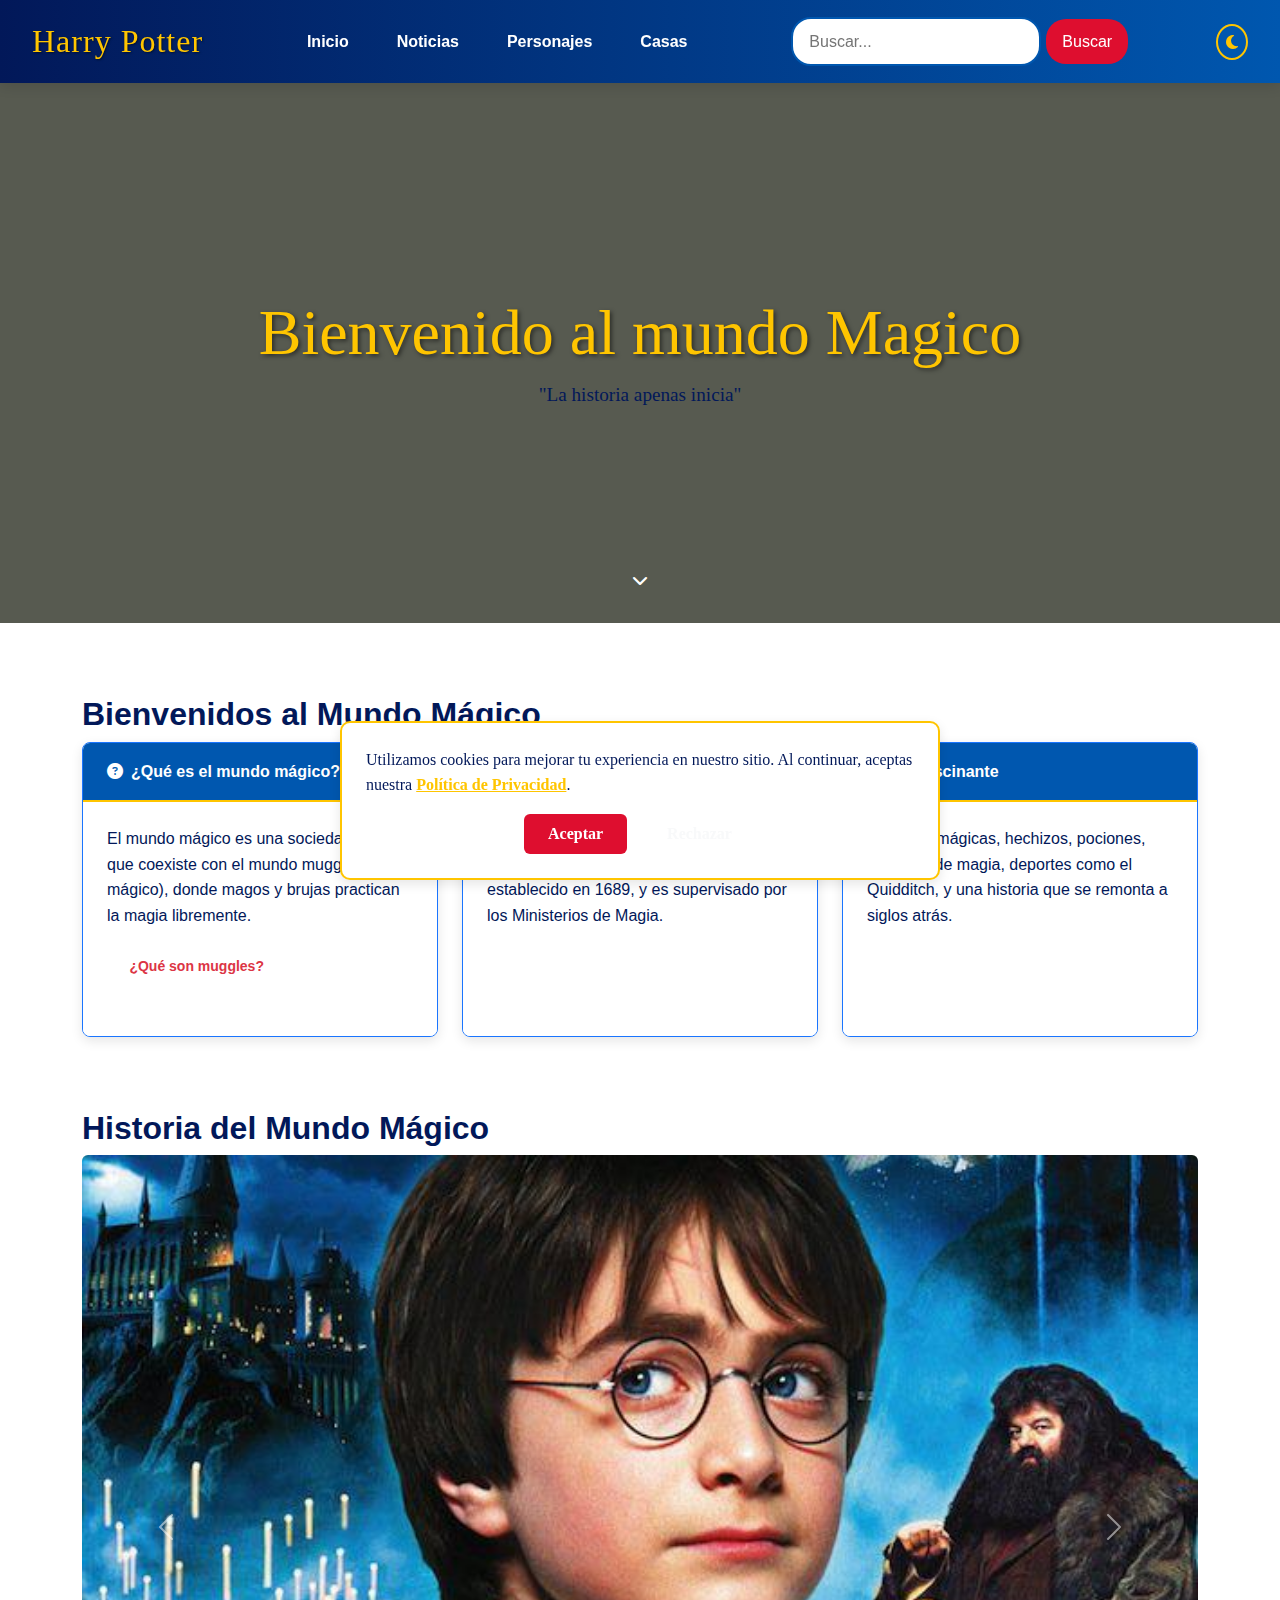
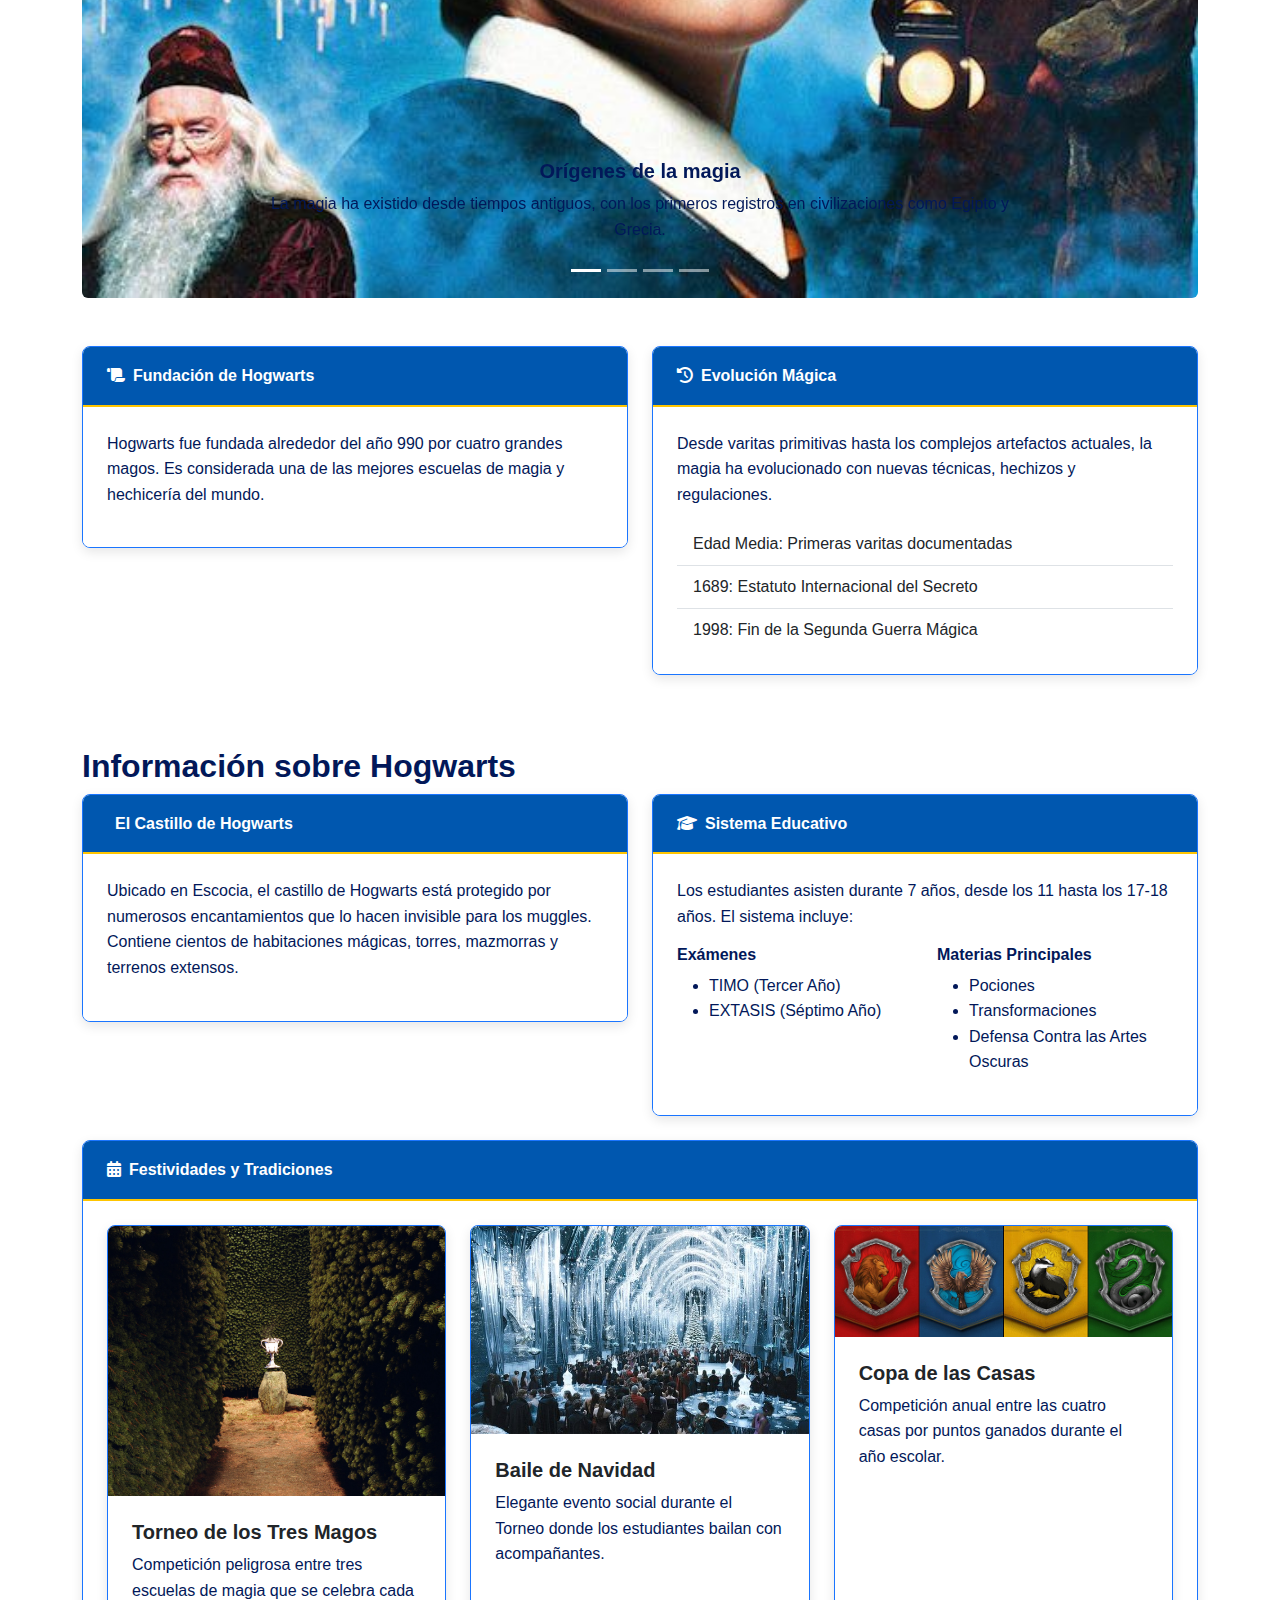
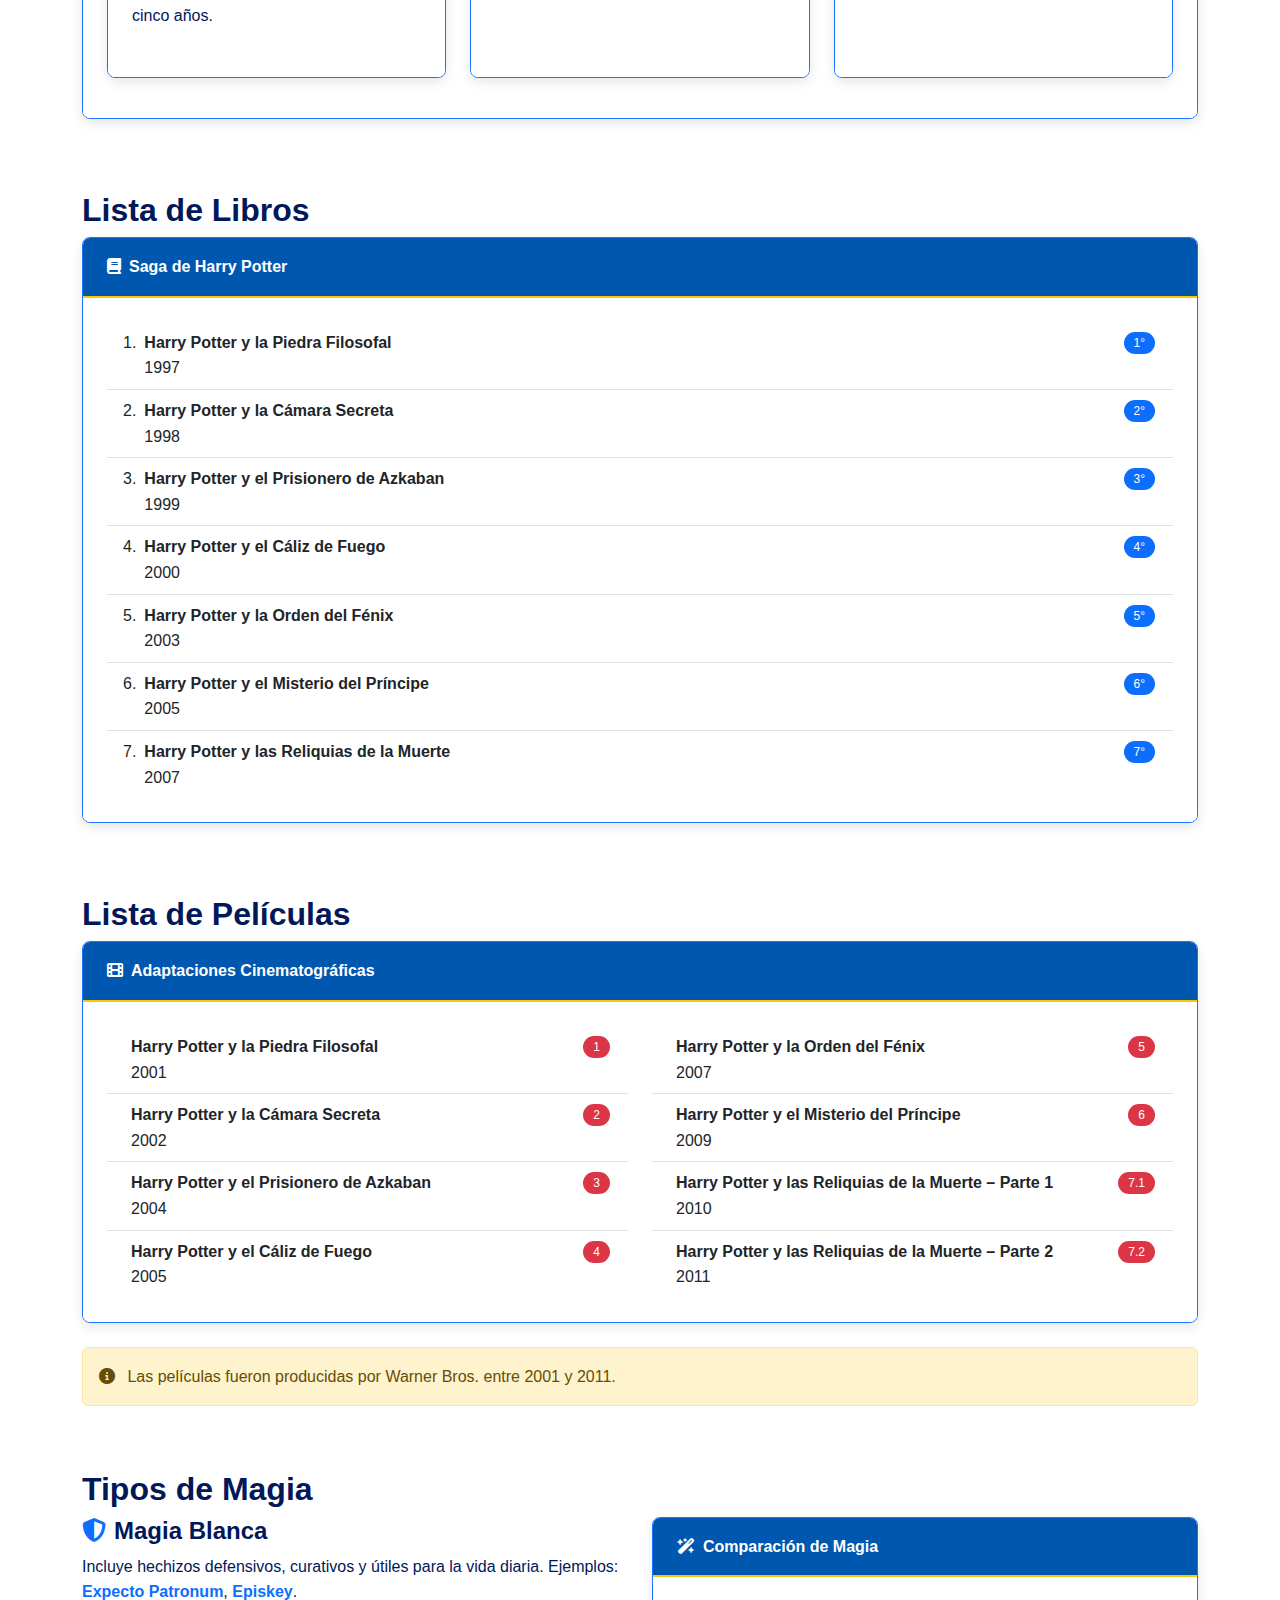
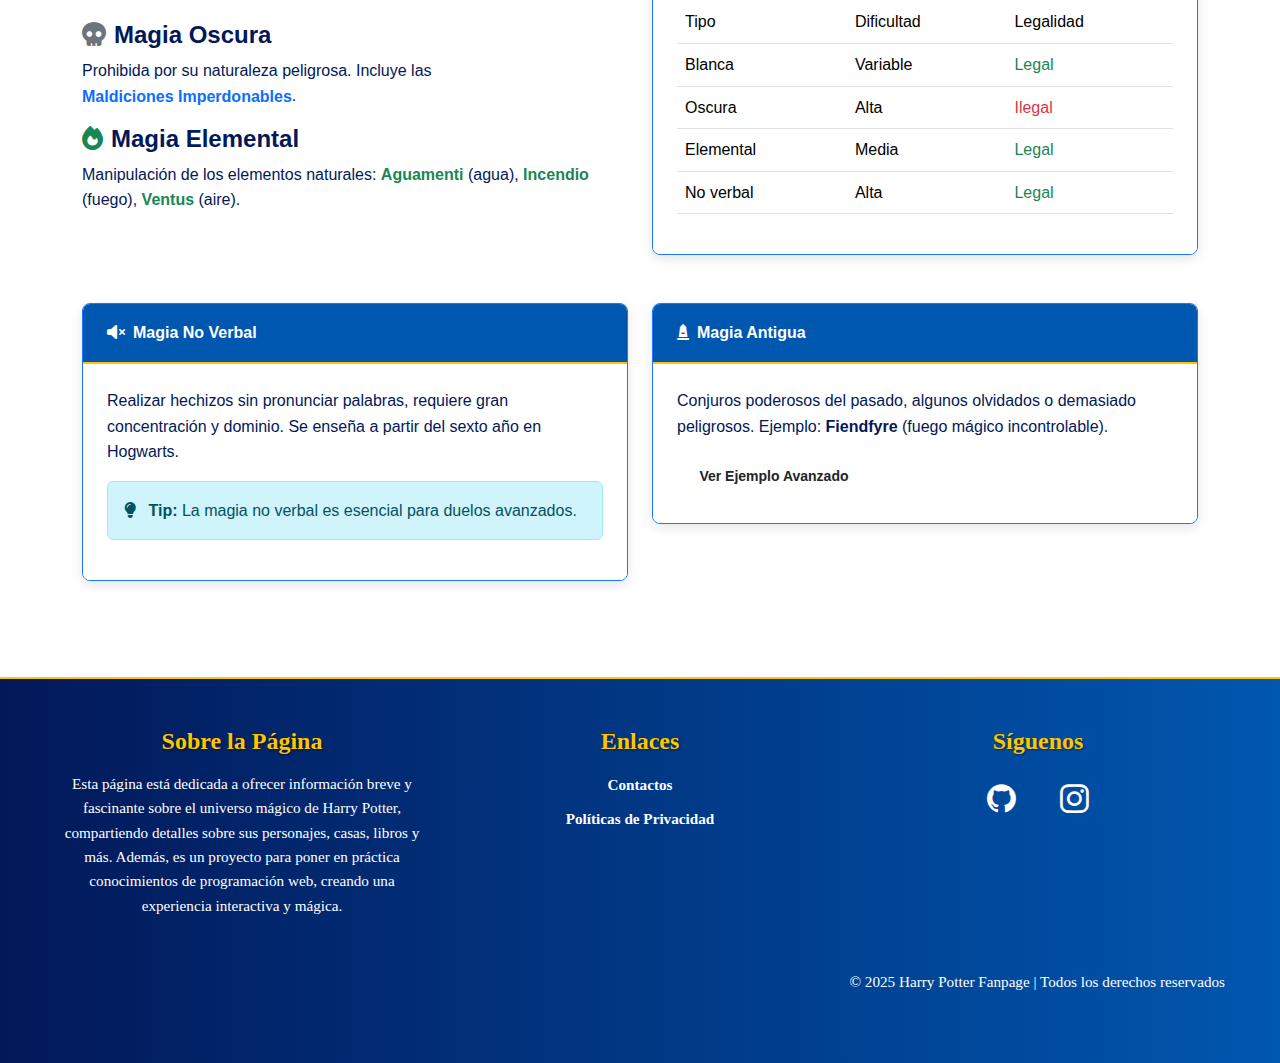
<file: index.html>
<!DOCTYPE html>
<html lang="En">
<head>
    <meta charset="UTF-8">
    <meta name="viewport" content="width=device-width, initial-scale=1.0">
     <meta name="description" content="FanPage basado en Harry Potter">
    <meta name="keywords" content="Harry Potter, Hogwarts, dumbledore, magia, informacion, fanpage,">
    <meta name="author" content="Yaika Zapata">
    <title>Mundo Mágico de Harry Potter</title>
    <!-- Bootstrap CSS -->
    <link href="https://cdn.jsdelivr.net/npm/bootstrap@5.3.0/dist/css/bootstrap.min.css" rel="stylesheet">
    <!-- Font Awesome para íconos -->
    <link rel="stylesheet" href="https://cdnjs.cloudflare.com/ajax/libs/font-awesome/6.4.0/css/all.min.css">
        <link rel="stylesheet" href="https://cdn.jsdelivr.net/npm/bootstrap-icons@1.10.5/font/bootstrap-icons.css">
    <!-- CSS personalizado -->
    <link rel="stylesheet" href="Magia.css">
    <link rel="shortcut icon" href="icons8-harry-potter-16.png" type="image/x-icon">
</head>
<body>
    <!-- Cookie Alert -->
    <div class="cookie-alert" id="cookieAlert">
        <div class="cookie-content">
            <p>Utilizamos cookies para mejorar tu experiencia en nuestro sitio. Al continuar, aceptas nuestra <a href="privacy-policy.html" target="_blank" class="text-gold">Política de Privacidad</a>.</p>
            <div class="cookie-buttons">
                <button class="btn btn-primary" id="acceptCookies">Aceptar</button>
                <button class="btn btn-outline-light" id="rejectCookies">Rechazar</button>
            </div>
        </div>
    </div>

    <nav class="navbar">
        <div class="barra">Harry Potter</div>
        <div class="nav-links">
            <a href="index.html">Inicio</a>
            <a href="noticias.html">Noticias</a>
            <a href="Personajes.html">Personajes</a>
            <a href="Casas.html">Casas</a>
        </div>
        <div class="barrabusqueda">
            <input type="text" placeholder="Buscar..." />
            <button>Buscar</button>
        </div>
        <div class="boton-tema" id="btnTema" title="Cambiar tema">
            <i class="fas fa-moon"></i>
            <i class="fas fa-sun d-none"></i>
        </div>
    </nav>
    <div class="destellos"></div>

    <!-- Header Hero Section -->
    <header class="hero-section">
        <div class="hero-overlay">
            <div class="container text-center">
                <h1 class="display-3 magical-title">Bienvenido al mundo Magico</h1>
                <p class="lead">"La historia apenas inicia"</p>
                <div class="scroll-down">
                    <i class="fas fa-chevron-down"></i>
                </div>
            </div>
        </div>
    </header>

    <div class="container overlay py-4 rounded my-4">
        <!-- Introducción -->
        <section id="introduccion" class="py-4">
            <h2 class="section-title">Bienvenidos al Mundo Mágico</h2>
            <div class="row">
                <div class="col-md-4 mb-4">
                    <div class="card h-100">
                        <div class="card-header">
                            <i class="fas fa-question-circle me-2"></i>¿Qué es el mundo mágico?
                        </div>
                        <div class="card-body">
                            <p class="card-text">El mundo mágico es una sociedad secreta que coexiste con el mundo muggle (no mágico), donde magos y brujas practican la magia libremente.</p>
                            <button class="btn btn-sm btn-outline-danger" data-bs-toggle="tooltip" data-bs-placement="top" 
                                    title="Los muggles son personas no mágicas">
                                ¿Qué son muggles?
                            </button>
                        </div>
                    </div>
                </div>
                <div class="col-md-4 mb-4">
                    <div class="card h-100">
                        <div class="card-header">
                            <i class="fas fa-eye-slash me-2"></i>Secreto Mágico
                        </div>
                        <div class="card-body">
                            <p class="card-text">Se mantiene oculto mediante el Estatuto Internacional del Secreto Mágico, establecido en 1689, y es supervisado por los Ministerios de Magia.</p>
                        </div>
                    </div>
                </div>
                <div class="col-md-4 mb-4">
                    <div class="card h-100">
                        <div class="card-header">
                            <i class="fas fa-magic me-2"></i>Lo Fascinante
                        </div>
                        <div class="card-body">
                            <p class="card-text">Criaturas mágicas, hechizos, pociones, escuelas de magia, deportes como el Quidditch, y una historia que se remonta a siglos atrás.</p>
                        </div>
                    </div>
                </div>
            </div>
        </section>

        
        <section id="historia" class="py-4">
            <h2 class="section-title">Historia del Mundo Mágico</h2>
            
            <div id="historyCarousel" class="carousel slide mb-5" data-bs-ride="carousel">
                <div class="carousel-indicators">
                    <button type="button" data-bs-target="#historyCarousel" data-bs-slide-to="0" class="active"></button>
                    <button type="button" data-bs-target="#historyCarousel" data-bs-slide-to="1"></button>
                    <button type="button" data-bs-target="#historyCarousel" data-bs-slide-to="2"></button>
                    <button type="button" data-bs-target="#historyCarousel" data-bs-slide-to="3"></button>
                </div>
                <div class="carousel-inner rounded">
                    <div class="carousel-item active">
                        <img src="historia.jpg" class="d-block w-100" alt="Orígenes de la magia">
                        <div class="carousel-caption d-none d-md-block">
                            <h5>Orígenes de la magia</h5>
                            <p>La magia ha existido desde tiempos antiguos, con los primeros registros en civilizaciones como Egipto y Grecia.</p>
                        </div>
                    </div>
                    <div class="carousel-item">
                        <img src="Muggless.jpeg" class="d-block w-100" alt="Relación con muggles">
                        <div class="carousel-caption d-none d-md-block">
                            <h5>Relación con muggles</h5>
                            <p>Históricamente tensa, con periodos de persecución mutua. Actualmente regulada por el Estatuto del Secreto.</p>
                        </div>
                    </div>
                    <div class="carousel-item">
                        <img src="ministerio de magiajpg.jpg" class="d-block w-100" alt="Instituciones mágicas">
                        <div class="carousel-caption d-none d-md-block">
                            <h5>Instituciones mágicas</h5>
                            <p>Las primeras escuelas de magia se fundaron en la Edad Media, siendo Hogwarts una de las más prestigiosas.</p>
                        </div>
                    </div>
                    <div class="carousel-item">
                        <img src="despues.jpg" class="d-block w-100" alt="Estado actual">
                        <div class="carousel-caption d-none d-md-block">
                            <h5>Estado actual</h5>
                            <p>Tras la derrota de Voldemort en 1998, el mundo mágico experimentó reformas para mayor igualdad.</p>
                        </div>
                    </div>
                </div>
                <button class="carousel-control-prev" type="button" data-bs-target="#historyCarousel" data-bs-slide="prev">
                    <span class="carousel-control-prev-icon"></span>
                </button>
                <button class="carousel-control-next" type="button" data-bs-target="#historyCarousel" data-bs-slide="next">
                    <span class="carousel-control-next-icon"></span>
                </button>
            </div>
            
            <div class="row mt-4">
                <div class="col-md-6">
                    <div class="card mb-4">
                        <div class="card-header">
                            <i class="fas fa-scroll me-2"></i>Fundación de Hogwarts
                        </div>
                        <div class="card-body">
                            <p>Hogwarts fue fundada alrededor del año 990 por cuatro grandes magos. Es considerada una de las mejores escuelas de magia y hechicería del mundo.</p>
                        </div>
                    </div>
                </div>
                <div class="col-md-6">
                    <div class="card mb-4">
                        <div class="card-header">
                            <i class="fas fa-history me-2"></i>Evolución Mágica
                        </div>
                        <div class="card-body">
                            <p>Desde varitas primitivas hasta los complejos artefactos actuales, la magia ha evolucionado con nuevas técnicas, hechizos y regulaciones.</p>
                            <ul class="list-group list-group-flush">
                                <li class="list-group-item">Edad Media: Primeras varitas documentadas</li>
                                <li class="list-group-item">1689: Estatuto Internacional del Secreto</li>
                                <li class="list-group-item">1998: Fin de la Segunda Guerra Mágica</li>
                            </ul>
                        </div>
                    </div>
                </div>
            </div>
        </section>

        <!-- Hogwarts -->
        <section id="hogwarts" class="py-4">
            <h2 class="section-title">Información sobre Hogwarts</h2>
            
            <div class="row">
                <div class="col-lg-6">
                    <div class="card mb-4">
                        <div class="card-header">
                            <i class="fas fa-castle me-2"></i>El Castillo de Hogwarts
                        </div>
                        <div class="card-body">
                            <p>Ubicado en Escocia, el castillo de Hogwarts está protegido por numerosos encantamientos que lo hacen invisible para los muggles. Contiene cientos de habitaciones mágicas, torres, mazmorras y terrenos extensos.</p>
                        </div>
                    </div>
                </div>
                <div class="col-lg-6">
                    <div class="card mb-4">
                        <div class="card-header">
                            <i class="fas fa-graduation-cap me-2"></i>Sistema Educativo
                        </div>
                        <div class="card-body">
                            <p>Los estudiantes asisten durante 7 años, desde los 11 hasta los 17-18 años. El sistema incluye:</p>
                            <div class="row">
                                <div class="col-md-6">
                                    <h6>Exámenes</h6>
                                    <ul>
                                        <li>TIMO (Tercer Año)</li>
                                        <li>EXTASIS (Séptimo Año)</li>
                                    </ul>
                                </div>
                                <div class="col-md-6">
                                    <h6>Materias Principales</h6>
                                    <ul>
                                        <li>Pociones</li>
                                        <li>Transformaciones</li>
                                        <li>Defensa Contra las Artes Oscuras</li>
                                    </ul>
                                </div>
                            </div>
                        </div>
                    </div>
                </div>
            </div>
            
            <div class="card mb-4">
                <div class="card-header">
                    <i class="fas fa-calendar-alt me-2"></i>Festividades y Tradiciones
                </div>
                <div class="card-body">
                    <div class="row">
                        <div class="col-md-4 mb-3">
                            <div class="card h-100">
                                <img src="torneoTresMagos.jpg" class="card-img-top" alt="Torneo de los Tres Magos">
                                <div class="card-body">
                                    <h5 class="card-title">Torneo de los Tres Magos</h5>
                                    <p class="card-text">Competición peligrosa entre tres escuelas de magia que se celebra cada cinco años.</p>
                                </div>
                            </div>
                        </div>
                        <div class="col-md-4 mb-3">
                            <div class="card h-100">
                                <img src="baile festivo.jpeg" class="card-img-top" alt="Baile de Navidad">
                                <div class="card-body">
                                    <h5 class="card-title">Baile de Navidad</h5>
                                    <p class="card-text">Elegante evento social durante el Torneo donde los estudiantes bailan con acompañantes.</p>
                                </div>
                            </div>
                        </div>
                        <div class="col-md-4 mb-3">
                            <div class="card h-100">
                                <img src="casas.jpg" class="card-img-top" alt="Copa de las Casas">
                                <div class="card-body">
                                    <h5 class="card-title">Copa de las Casas</h5>
                                    <p class="card-text">Competición anual entre las cuatro casas por puntos ganados durante el año escolar.</p>
                                </div>
                            </div>
                        </div>
                    </div>
                </div>
            </div>
        </section>

        <!-- Libros -->
        <section id="libros" class="py-4">
            <h2 class="section-title">Lista de Libros</h2>
            
            <div class="card mb-4">
                <div class="card-header">
                    <i class="fas fa-book me-2"></i>Saga de Harry Potter
                </div>
                <div class="card-body">
                    <ol class="list-group list-group-numbered list-group-flush">
                        <li class="list-group-item d-flex justify-content-between align-items-start">
                            <div class="ms-2 me-auto">
                                <div class="fw-bold">Harry Potter y la Piedra Filosofal</div>
                                1997
                            </div>
                            <span class="badge bg-primary rounded-pill" data-bs-toggle="tooltip" title="Primer libro de la saga">1°</span>
                        </li>
                        <li class="list-group-item d-flex justify-content-between align-items-start">
                            <div class="ms-2 me-auto">
                                <div class="fw-bold">Harry Potter y la Cámara Secreta</div>
                                1998
                            </div>
                            <span class="badge bg-primary rounded-pill">2°</span>
                        </li>
                        <li class="list-group-item d-flex justify-content-between align-items-start">
                            <div class="ms-2 me-auto">
                                <div class="fw-bold">Harry Potter y el Prisionero de Azkaban</div>
                                1999
                            </div>
                            <span class="badge bg-primary rounded-pill">3°</span>
                        </li>
                        <li class="list-group-item d-flex justify-content-between align-items-start">
                            <div class="ms-2 me-auto">
                                <div class="fw-bold">Harry Potter y el Cáliz de Fuego</div>
                                2000
                            </div>
                            <span class="badge bg-primary rounded-pill">4°</span>
                        </li>
                        <li class="list-group-item d-flex justify-content-between align-items-start">
                            <div class="ms-2 me-auto">
                                <div class="fw-bold">Harry Potter y la Orden del Fénix</div>
                                2003
                            </div>
                            <span class="badge bg-primary rounded-pill">5°</span>
                        </li>
                        <li class="list-group-item d-flex justify-content-between align-items-start">
                            <div class="ms-2 me-auto">
                                <div class="fw-bold">Harry Potter y el Misterio del Príncipe</div>
                                2005
                            </div>
                            <span class="badge bg-primary rounded-pill">6°</span>
                        </li>
                        <li class="list-group-item d-flex justify-content-between align-items-start">
                            <div class="ms-2 me-auto">
                                <div class="fw-bold">Harry Potter y las Reliquias de la Muerte</div>
                                2007
                            </div>
                            <span class="badge bg-primary rounded-pill">7°</span>
                        </li>
                    </ol>
                </div>
            </div>
        </section>

        <!-- Películas -->
        <section id="peliculas" class="py-4">
            <h2 class="section-title">Lista de Películas</h2>
            
            <div class="card mb-4">
                <div class="card-header">
                    <i class="fas fa-film me-2"></i>Adaptaciones Cinematográficas
                </div>
                <div class="card-body">
                    <div class="row">
                        <div class="col-md-6">
                            <ul class="list-group list-group-flush">
                                <li class="list-group-item d-flex justify-content-between align-items-start">
                                    <div class="ms-2 me-auto">
                                        <div class="fw-bold">Harry Potter y la Piedra Filosofal</div>
                                        2001
                                    </div>
                                    <span class="badge bg-danger rounded-pill">1</span>
                                </li>
                                <li class="list-group-item d-flex justify-content-between align-items-start">
                                    <div class="ms-2 me-auto">
                                        <div class="fw-bold">Harry Potter y la Cámara Secreta</div>
                                        2002
                                    </div>
                                    <span class="badge bg-danger rounded-pill">2</span>
                                </li>
                                <li class="list-group-item d-flex justify-content-between align-items-start">
                                    <div class="ms-2 me-auto">
                                        <div class="fw-bold">Harry Potter y el Prisionero de Azkaban</div>
                                        2004
                                    </div>
                                    <span class="badge bg-danger rounded-pill">3</span>
                                </li>
                                <li class="list-group-item d-flex justify-content-between align-items-start">
                                    <div class="ms-2 me-auto">
                                        <div class="fw-bold">Harry Potter y el Cáliz de Fuego</div>
                                        2005
                                    </div>
                                    <span class="badge bg-danger rounded-pill">4</span>
                                </li>
                            </ul>
                        </div>
                        <div class="col-md-6">
                            <ul class="list-group list-group-flush">
                                <li class="list-group-item d-flex justify-content-between align-items-start">
                                    <div class="ms-2 me-auto">
                                        <div class="fw-bold">Harry Potter y la Orden del Fénix</div>
                                        2007
                                    </div>
                                    <span class="badge bg-danger rounded-pill">5</span>
                                </li>
                                <li class="list-group-item d-flex justify-content-between align-items-start">
                                    <div class="ms-2 me-auto">
                                        <div class="fw-bold">Harry Potter y el Misterio del Príncipe</div>
                                        2009
                                    </div>
                                    <span class="badge bg-danger rounded-pill">6</span>
                                </li>
                                <li class="list-group-item d-flex justify-content-between align-items-start">
                                    <div class="ms-2 me-auto">
                                        <div class="fw-bold">Harry Potter y las Reliquias de la Muerte – Parte 1</div>
                                        2010
                                    </div>
                                    <span class="badge bg-danger rounded-pill">7.1</span>
                                </li>
                                <li class="list-group-item d-flex justify-content-between align-items-start">
                                    <div class="ms-2 me-auto">
                                        <div class="fw-bold">Harry Potter y las Reliquias de la Muerte – Parte 2</div>
                                        2011
                                    </div>
                                    <span class="badge bg-danger rounded-pill">7.2</span>
                                </li>
                            </ul>
                        </div>
                    </div>
                </div>
            </div>
            
            <div class="alert alert-warning" role="alert">
                <i class="fas fa-info-circle me-2"></i> Las películas fueron producidas por Warner Bros. entre 2001 y 2011.
            </div>
        </section>

        <!-- Tipos de Magia -->
        <section id="magia" class="py-4">
            <h2 class="section-title">Tipos de Magia</h2>
            
            <div class="row">
                <div class="col-md-6">
                    <div class="magic-type white-magic">
                        <h4><i class="fas fa-shield-alt text-primary me-2"></i>Magia Blanca</h4>
                        <p>Incluye hechizos defensivos, curativos y útiles para la vida diaria. Ejemplos: <span class="fw-bold text-primary" data-bs-toggle="tooltip" title="Hechizo patronus para protegerse de los dementores">Expecto Patronum</span>, <span class="fw-bold text-primary" data-bs-toggle="tooltip" title="Para curar heridas menores">Episkey</span>.</p>
                    </div>
                    
                    <div class="magic-type dark-magic">
                        <h4><i class="fas fa-skull text-secondary me-2"></i>Magia Oscura</h4>
                        <p>Prohibida por su naturaleza peligrosa. Incluye las <button type="button" class="btn btn-link p-0 text-decoration-none" data-bs-toggle="popover" data-bs-content="Avada Kedavra (asesina), Crucio (tortura), Imperio (control mental)">Maldiciones Imperdonables</button>.</p>
                    </div>
                    
                    <div class="magic-type elemental-magic">
                        <h4><i class="fas fa-fire text-success me-2"></i>Magia Elemental</h4>
                        <p>Manipulación de los elementos naturales: <span class="fw-bold text-success">Aguamenti</span> (agua), <span class="fw-bold text-success">Incendio</span> (fuego), <span class="fw-bold text-success">Ventus</span> (aire).</p>
                    </div>
                </div>
                
                <div class="col-md-6">
                    <div class="card">
                        <div class="card-header">
                            <i class="fas fa-wand-magic-sparkles me-2"></i>Comparación de Magia
                        </div>
                        <div class="card-body">
                            <table class="table table-hover">
                                <thead>
                                    <tr>
                                        <th>Tipo</th>
                                        <th>Dificultad</th>
                                        <th>Legalidad</th>
                                    </tr>
                                </thead>
                                <tbody>
                                    <tr>
                                        <td>Blanca</td>
                                        <td>Variable</td>
                                        <td class="text-success">Legal</td>
                                    </tr>
                                    <tr>
                                        <td>Oscura</td>
                                        <td>Alta</td>
                                        <td class="text-danger">Ilegal</td>
                                    </tr>
                                    <tr>
                                        <td>Elemental</td>
                                        <td>Media</td>
                                        <td class="text-success">Legal</td>
                                    </tr>
                                    <tr>
                                        <td>No verbal</td>
                                        <td>Alta</td>
                                        <td class="text-success">Legal</td>
                                    </tr>
                                </tbody>
                            </table>
                        </div>
                    </div>
                </div>
            </div>
            
            <div class="row mt-4">
                <div class="col-md-6">
                    <div class="card">
                        <div class="card-header">
                            <i class="fas fa-volume-mute me-2"></i>Magia No Verbal
                        </div>
                        <div class="card-body">
                            <p>Realizar hechizos sin pronunciar palabras, requiere gran concentración y dominio. Se enseña a partir del sexto año en Hogwarts.</p>
                            <div class="alert alert-info">
                                <i class="fas fa-lightbulb me-2"></i> <strong>Tip:</strong> La magia no verbal es esencial para duelos avanzados.
                            </div>
                        </div>
                    </div>
                </div>
                <div class="col-md-6">
                    <div class="card">
                        <div class="card-header">
                            <i class="fas fa-monument me-2"></i>Magia Antigua
                        </div>
                        <div class="card-body">
                            <p>Conjuros poderosos del pasado, algunos olvidados o demasiado peligrosos. Ejemplo: <span class="fw-bold">Fiendfyre</span> (fuego mágico incontrolable).</p>
                            <button class="btn btn-sm btn-outline-dark" data-bs-toggle="collapse" data-bs-target="#ancientMagic">
                                Ver Ejemplo Avanzado
                            </button>
                            <div id="ancientMagic" class="collapse mt-2">
                                <p class="small">El <em>Piertotum Locomotor</em> es un hechizo antiguo que anima estatuas y armaduras para defender un lugar.</p>
                            </div>
                        </div>
                    </div>
                </div>
            </div>
        </section>
    </div>

 <!-- Footer -->
    <footer>
        <div class="footer-content container">
            <div class="row">
                <div class="col-md-4 mb-3">
                    <h4 class="footer-title">Sobre la Página</h4>
                    <p class="footer-text">Esta página está dedicada a ofrecer información breve y fascinante sobre el universo mágico de Harry Potter, compartiendo detalles sobre sus personajes, casas, libros y más. Además, es un proyecto para poner en práctica conocimientos de programación web, creando una experiencia interactiva y mágica.</p>
                </div>
                <div class="col-md-4 mb-3">
                    <h4 class="footer-title">Enlaces</h4>
                    <ul class="footer-links">
                        <li><a href="contact.html" class="footer-link">Contactos</a></li>
                        <li><a href="privacy-policy.html" class="footer-link">Políticas de Privacidad</a></li>
                    </ul>
                </div>
                <div class="col-md-4 mb-3">
                    <h4 class="footer-title">Síguenos</h4>
                    <div class="social-icons">
                        <a href="https://github.com/Yayazl" target="_blank" aria-label="GitHub" class="footer-link">
                            <i class="bi bi-github"></i>
                        </a>
                        <a href="https://www.instagram.com/yaya_zl19/" target="_blank" aria-label="Instagram" class="footer-link">
                            <i class="bi bi-instagram"></i>
                        </a>
                    </div>
                </div>
            </div>
            <div class="footer-divider"></div>
            <div class="footer-text text-center">
                © 2025 Harry Potter Fanpage | Todos los derechos reservados
            </div>
        </div>
    </footer>

    <!-- Bootstrap JS -->
    <script src="https://cdn.jsdelivr.net/npm/bootstrap@5.3.0/dist/js/bootstrap.bundle.min.js"></script>
    <!-- JS personalizado -->
    <script src="Masmagia.js"></script>
</body>
</html>
</file>
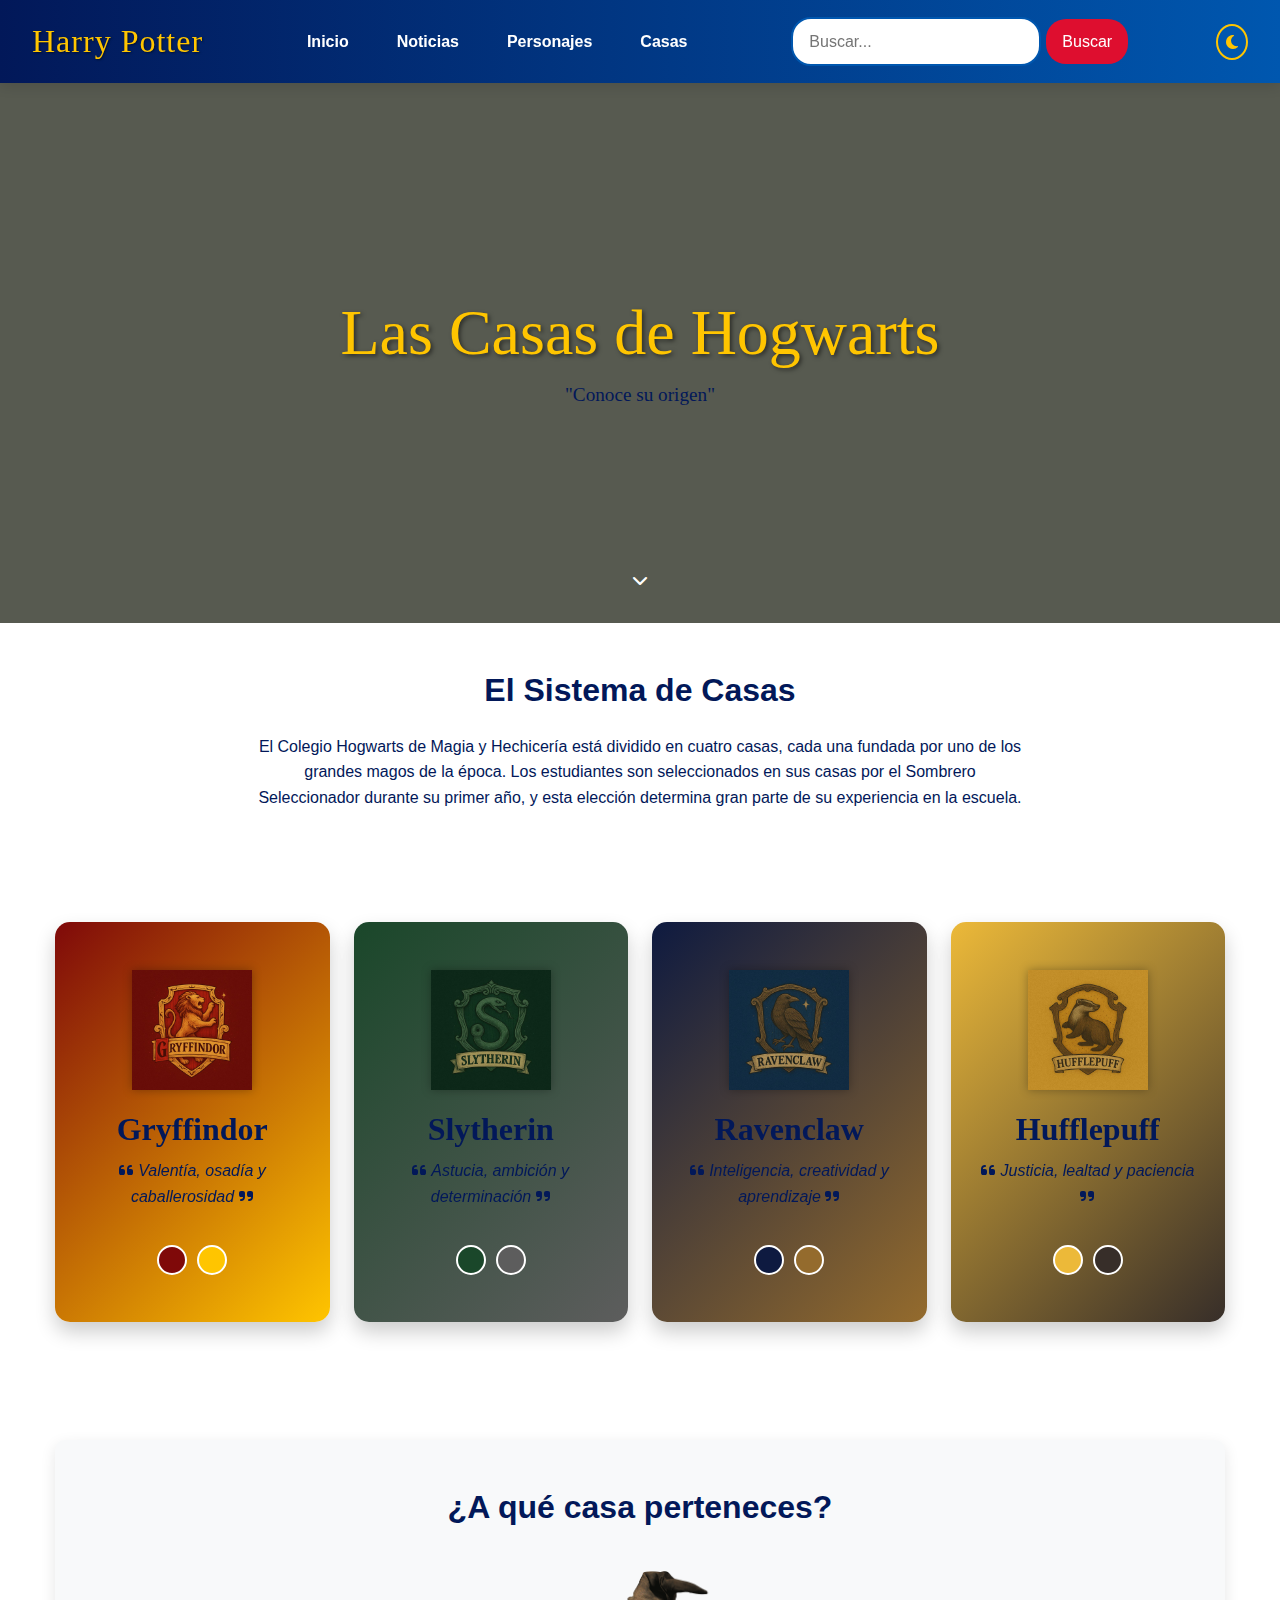
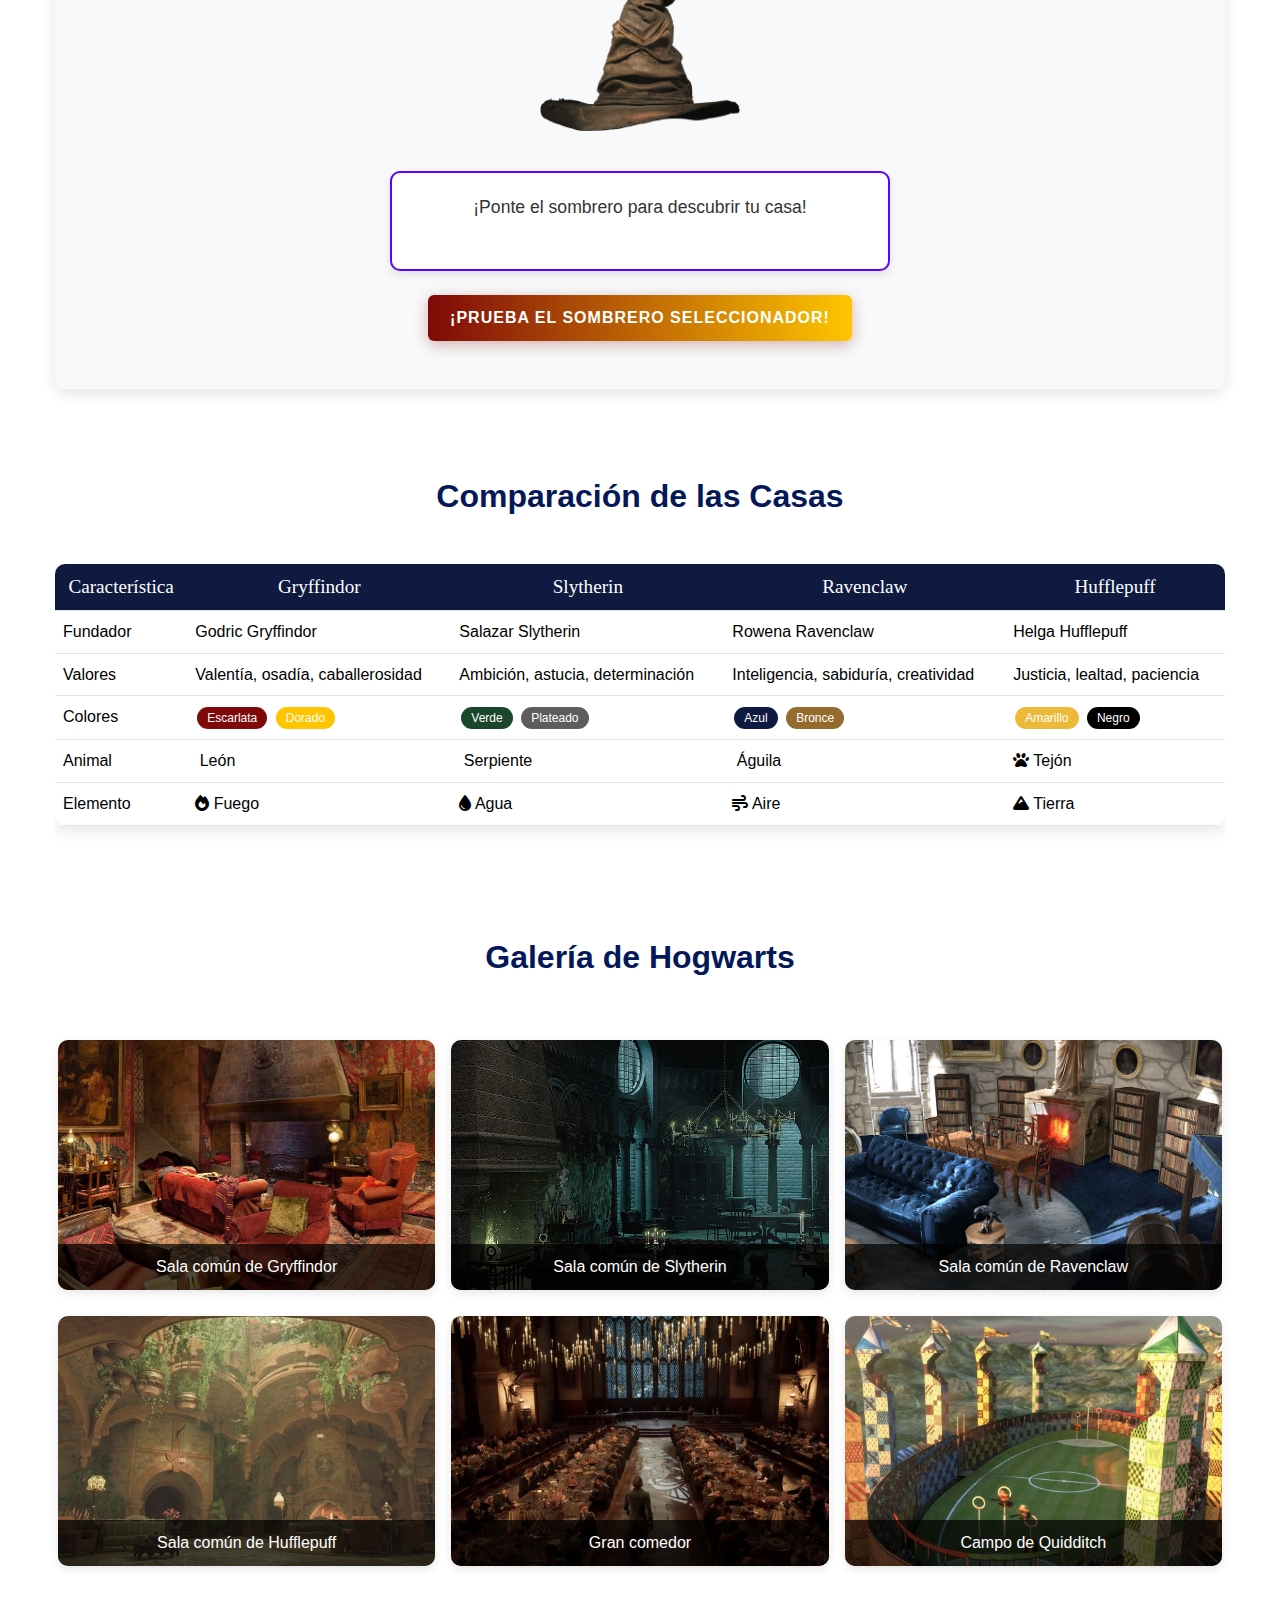
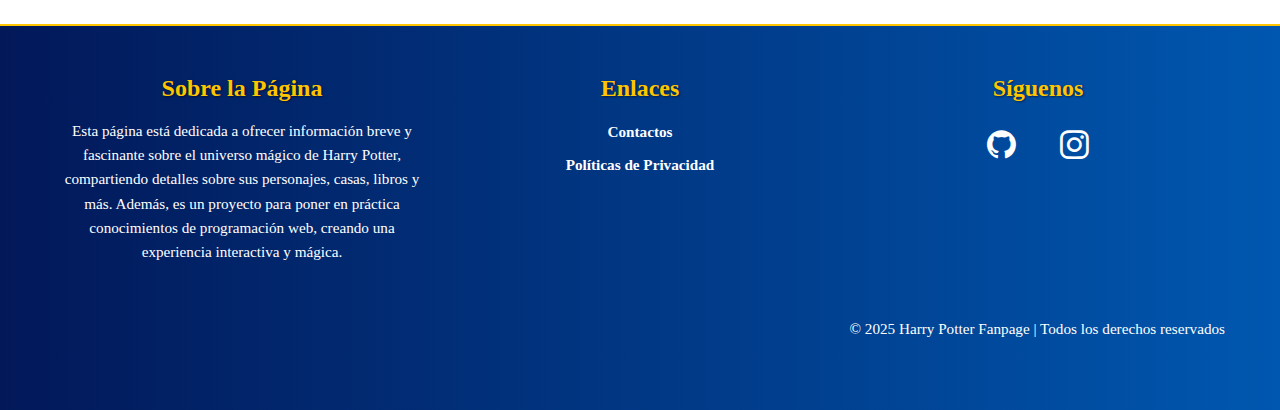
<file: Casas.html>
<!DOCTYPE html>
<html lang="En">
<head>
    <meta charset="UTF-8">
    <meta name="viewport" content="width=device-width, initial-scale=1.0">
    <meta name="description" content="FanPage basado en Harry Potter">
    <meta name="keywords" content="Harry Potter, Hogwarts, dumbledore, magia, informacion, fanpage,">
    <meta name="author" content="Yaika Zapata">
    <title>Las Casas de Hogwarts | Colegio de Magia y Hechicería</title>
    <meta name="description" content="Descubre las cuatro casas de Hogwarts: Gryffindor, Slytherin, Ravenclaw y Hufflepuff. Conoce sus valores, fundadores y características únicas.">
    <link rel="stylesheet" href="https://cdnjs.cloudflare.com/ajax/libs/font-awesome/6.4.0/css/all.min.css">
    <link href="https://cdn.jsdelivr.net/npm/bootstrap@5.3.0/dist/css/bootstrap.min.css" rel="stylesheet">
        <link rel="stylesheet" href="https://cdn.jsdelivr.net/npm/bootstrap-icons@1.10.5/font/bootstrap-icons.css">
    <link rel="stylesheet" href="Magia.css">
    <link rel="shortcut icon" href="icons8-harry-potter-16.png" type="image/x-icon">
</head>
<body>
    <!-- Navbar mejorado -->
   <nav class="navbar">
  <div class="barra">Harry Potter</div>
  <div class="nav-links">
    <a href="index.html">Inicio</a>
    <a href="noticias.html">Noticias</a>
    <a href="Personajes.html">Personajes</a>
    <a href="Casas.html">Casas</a>
    
  </div>
  <div class="barrabusqueda">
    <input type="text" placeholder="Buscar..." />
    <button>Buscar</button>
  </div>
  <div class="boton-tema" id="btnTema" title="Cambiar tema">
  <i class="fas fa-moon"></i> <!-- Icono de luna (modo claro) -->
  <i class="fas fa-sun d-none"></i> <!-- Icono de sol (modo oscuro, oculto inicialmente) -->
</div>
</nav>
<div class="destellos"></div>

    <!-- Hero Section -->
       <header class="hero-section">
        <div class="hero-overlay">
            <div class="container text-center">
                <h1 class="display-3 magical-title">Las Casas de Hogwarts</h1>
                <p class="lead">"Conoce su origen"</p>
                <div class="scroll-down">
                    <i class="fas fa-chevron-down"></i>
                </div>
            </div>
        </div>
    </header>

    <!-- Contenido Principal -->
    <main class="container magical-container">
        <!-- Introducción -->
        <section class="intro-section text-center py-5">
            <div class="row justify-content-center">
                <div class="col-lg-8">
                    <h2 class="section-title mb-4">El Sistema de Casas</h2>
                    <p class="intro-text">El Colegio Hogwarts de Magia y Hechicería está dividido en cuatro casas, cada una fundada por uno de los grandes magos de la época. Los estudiantes son seleccionados en sus casas por el Sombrero Seleccionador durante su primer año, y esta elección determina gran parte de su experiencia en la escuela.</p>
                    <div class="divider mx-auto"></div>
                </div>
            </div>
        </section>

        <!-- Tarjetas de Casas -->
        <section class="houses-section py-5">
            <div class="row g-4 justify-content-center">
                <!-- Gryffindor -->
                <div class="col-md-6 col-lg-3">
                    <div class="house-card gryffindor">
                        <div class="card-inner">
                            <div class="card-front text-center">
                                <img src="fryflogo.jpg" alt="Escudo de Gryffindor" class="house-crest">
                                <h3 class="house-name">Gryffindor</h3>
                                <p class="house-motto"><i class="fas fa-quote-left"></i> Valentía, osadía y caballerosidad <i class="fas fa-quote-right"></i></p>
                                <div class="house-colors">
                                    <span class="color-swatch scarlet"></span>
                                    <span class="color-swatch gold"></span>
                                </div>
                            </div>
                            <div class="card-back">
                                <h3>Gryffindor</h3>
                                <p>Fundada por Godric Gryffindor, valora el coraje, la valentía y la determinación. Su animal emblemático es el león y sus colores son el escarlata y el dorado.</p>
                                <ul class="house-details">
                                    <li><i class="fas fa-ghost"></i> Fantasma: Nick Casi Decapitado</li>
                                    <li><i class="fas fa-map-marker-alt"></i> Sala común: Torre de Gryffindor</li>
                                    <li><i class="fas fa-fire"></i> Elemento: Fuego</li>
                                </ul>
                            </div>
                        </div>
                    </div>
                </div>
                
                <!-- Slytherin -->
                <div class="col-md-6 col-lg-3">
                    <div class="house-card slytherin">
                        <div class="card-inner">
                            <div class="card-front text-center">
                                <img src="slylogo.jpg" alt="Escudo de Slytherin" class="house-crest">
                                <h3 class="house-name">Slytherin</h3>
                                <p class="house-motto"><i class="fas fa-quote-left"></i> Astucia, ambición y determinación <i class="fas fa-quote-right"></i></p>
                                <div class="house-colors">
                                    <span class="color-swatch green"></span>
                                    <span class="color-swatch silver"></span>
                                </div>
                            </div>
                            <div class="card-back">
                                <h3>Slytherin</h3>
                                <p>Fundada por Salazar Slytherin, valora la ambición, la astucia y el ingenio. Su animal emblemático es la serpiente y sus colores son el verde y el plateado.</p>
                                <ul class="house-details">
                                    <li><i class="fas fa-ghost"></i> Fantasma: Barón Sanguinario</li>
                                    <li><i class="fas fa-map-marker-alt"></i> Sala común: Mazmorras bajo el lago</li>
                                    <li><i class="fas fa-tint"></i> Elemento: Agua</li>
                                </ul>
                            </div>
                        </div>
                    </div>
                </div>
                
                <!-- Ravenclaw -->
                <div class="col-md-6 col-lg-3">
                    <div class="house-card ravenclaw">
                        <div class="card-inner">
                            <div class="card-front text-center">
                                <img src="rawlogo.jpg" alt="Escudo de Ravenclaw" class="house-crest">
                                <h3 class="house-name">Ravenclaw</h3>
                                <p class="house-motto"><i class="fas fa-quote-left"></i> Inteligencia, creatividad y aprendizaje <i class="fas fa-quote-right"></i></p>
                                <div class="house-colors">
                                    <span class="color-swatch blue"></span>
                                    <span class="color-swatch bronze"></span>
                                </div>
                            </div>
                            <div class="card-back">
                                <h3>Ravenclaw</h3>
                                <p>Fundada por Rowena Ravenclaw, valora la inteligencia, la sabiduría y la creatividad. Su animal emblemático es el águila y sus colores son el azul y el bronce.</p>
                                <ul class="house-details">
                                    <li><i class="fas fa-ghost"></i> Fantasma: Dama Gris</li>
                                    <li><i class="fas fa-map-marker-alt"></i> Sala común: Torre de Ravenclaw</li>
                                    <li><i class="fas fa-wind"></i> Elemento: Aire</li>
                                </ul>
                            </div>
                        </div>
                    </div>
                </div>
                
                <!-- Hufflepuff -->
                <div class="col-md-6 col-lg-3">
                    <div class="house-card hufflepuff">
                        <div class="card-inner">
                            <div class="card-front text-center">
                                <img src="huplogo.jpg" alt="Escudo de Hufflepuff" class="house-crest">
                                <h3 class="house-name">Hufflepuff</h3>
                                <p class="house-motto"><i class="fas fa-quote-left"></i> Justicia, lealtad y paciencia <i class="fas fa-quote-right"></i></p>
                                <div class="house-colors">
                                    <span class="color-swatch yellow"></span>
                                    <span class="color-swatch black"></span>
                                </div>
                            </div>
                            <div class="card-back">
                                <h3>Hufflepuff</h3>
                                <p>Fundada por Helga Hufflepuff, valora la justicia, la lealtad y el trabajo duro. Su animal emblemático es el tejón y sus colores son el amarillo y el negro.</p>
                                <ul class="house-details">
                                    <li><i class="fas fa-ghost"></i> Fantasma: Fraile Gordo</li>
                                    <li><i class="fas fa-map-marker-alt"></i> Sala común: Cerca de las cocinas</li>
                                    <li><i class="fas fa-mountain"></i> Elemento: Tierra</li>
                                </ul>
                            </div>
                        </div>
                    </div>
                </div>
            </div>
        </section>

     <!-- Sección del Sombrero Seleccionador -->
<section class="sorting-hat-section py-5 text-center">
    <div class="row justify-content-center">
        <div class="col-lg-8">
            <h2 class="section-title mb-4">¿A qué casa perteneces?</h2>
            <div class="sorting-hat-container">
                <img src="sombrero.png" alt="Sombrero Seleccionador" class="sorting-hat" id="sortingHat">
                <div class="hat-message" id="hatMessage">¡Ponte el sombrero para descubrir tu casa!</div>
            </div>
            <button class="btn btn-magical mt-4" id="sortingBtn">¡Prueba el Sombrero Seleccionador!</button>
        </div>
    </div>
</section>

        <!-- Tabla Comparativa -->
        <section class="comparison-section py-5">
            <h2 class="section-title text-center mb-5">Comparación de las Casas</h2>
            <div class="table-responsive">
                <table class="table table-hover table-magical">
                    <thead>
                        <tr>
                            <th scope="col">Característica</th>
                            <th scope="col">Gryffindor</th>
                            <th scope="col">Slytherin</th>
                            <th scope="col">Ravenclaw</th>
                            <th scope="col">Hufflepuff</th>
                        </tr>
                    </thead>
                    <tbody>
                        <tr>
                            <th scope="row">Fundador</th>
                            <td>Godric Gryffindor</td>
                            <td>Salazar Slytherin</td>
                            <td>Rowena Ravenclaw</td>
                            <td>Helga Hufflepuff</td>
                        </tr>
                        <tr>
                            <th scope="row">Valores</th>
                            <td>Valentía, osadía, caballerosidad</td>
                            <td>Ambición, astucia, determinación</td>
                            <td>Inteligencia, sabiduría, creatividad</td>
                            <td>Justicia, lealtad, paciencia</td>
                        </tr>
                        <tr>
                            <th scope="row">Colores</th>
                            <td><span class="badge bg-scarlet">Escarlata</span> <span class="badge bg-gold">Dorado</span></td>
                            <td><span class="badge bg-green">Verde</span> <span class="badge bg-silver">Plateado</span></td>
                            <td><span class="badge bg-blue">Azul</span> <span class="badge bg-bronze">Bronce</span></td>
                            <td><span class="badge bg-yellow">Amarillo</span> <span class="badge bg-black">Negro</span></td>
                        </tr>
                        <tr>
                            <th scope="row">Animal</th>
                            <td><i class="fas fa-lion"></i> León</td>
                            <td><i class="fas fa-snake"></i> Serpiente</td>
                            <td><i class="fas fa-eagle"></i> Águila</td>
                            <td><i class="fas fa-paw"></i> Tejón</td>
                        </tr>
                        <tr>
                            <th scope="row">Elemento</th>
                            <td><i class="fas fa-fire"></i> Fuego</td>
                            <td><i class="fas fa-tint"></i> Agua</td>
                            <td><i class="fas fa-wind"></i> Aire</td>
                            <td><i class="fas fa-mountain"></i> Tierra</td>
                        </tr>
                    </tbody>
                </table>
            </div>
        </section>

        <!-- Galería -->
        <section class="gallery-section py-5">
            <h2 class="section-title text-center mb-5">Galería de Hogwarts</h2>
            <div class="row g-3 gallery-grid">
                <div class="col-md-4 col-sm-6">
                    <div class="gallery-item">
                        <img src="salagry.jpg" alt="Sala común de Gryffindor" class="img-fluid">
                        <div class="gallery-caption">Sala común de Gryffindor</div>
                    </div>
                </div>
                <div class="col-md-4 col-sm-6">
                    <div class="gallery-item">
                        <img src="sala sly.jpg" alt="Sala común de Slytherin" class="img-fluid">
                        <div class="gallery-caption">Sala común de Slytherin</div>
                    </div>
                </div>
                <div class="col-md-4 col-sm-6">
                    <div class="gallery-item">
                        <img src="salaraw.jpg" alt="Sala común de Ravenclaw" class="img-fluid">
                        <div class="gallery-caption">Sala común de Ravenclaw</div>
                    </div>
                </div>
                <div class="col-md-4 col-sm-6">
                    <div class="gallery-item">
                        <img src="huppl sasla comun.jpg" alt="Sala común de Hufflepuff" class="img-fluid">
                        <div class="gallery-caption">Sala común de Hufflepuff</div>
                    </div>
                </div>
                <div class="col-md-4 col-sm-6">
                    <div class="gallery-item">
                        <img src="gran comedor.jpg" alt="Gran comedor de Hogwarts" class="img-fluid">
                        <div class="gallery-caption">Gran comedor</div>
                    </div>
                </div>
                <div class="col-md-4 col-sm-6">
                    <div class="gallery-item">
                        <img src="campo.jpg" alt="Campo de Quidditch" class="img-fluid">
                        <div class="gallery-caption">Campo de Quidditch</div>
                    </div>
                </div>
            </div>
        </section>
    </main>

 <!-- Footer -->
    <footer>
        <div class="footer-content container">
            <div class="row">
                <div class="col-md-4 mb-3">
                    <h4 class="footer-title">Sobre la Página</h4>
                    <p class="footer-text">Esta página está dedicada a ofrecer información breve y fascinante sobre el universo mágico de Harry Potter, compartiendo detalles sobre sus personajes, casas, libros y más. Además, es un proyecto para poner en práctica conocimientos de programación web, creando una experiencia interactiva y mágica.</p>
                </div>
                <div class="col-md-4 mb-3">
                    <h4 class="footer-title">Enlaces</h4>
                    <ul class="footer-links">
                        <li><a href="contact.html" class="footer-link">Contactos</a></li>
                        <li><a href="privacy-policy.html" class="footer-link">Políticas de Privacidad</a></li>
                    </ul>
                </div>
                <div class="col-md-4 mb-3">
                    <h4 class="footer-title">Síguenos</h4>
                    <div class="social-icons">
                        <a href="https://github.com/Yayazl" target="_blank" aria-label="GitHub" class="footer-link">
                            <i class="bi bi-github"></i>
                        </a>
                        <a href="https://www.instagram.com/yaya_zl19/" target="_blank" aria-label="Instagram" class="footer-link">
                            <i class="bi bi-instagram"></i>
                        </a>
                    </div>
                </div>
            </div>
            <div class="footer-divider"></div>
            <div class="footer-text text-center">
                © 2025 Harry Potter Fanpage | Todos los derechos reservados
            </div>
        </div>
    </footer>


    <script src="https://cdn.jsdelivr.net/npm/bootstrap@5.3.0/dist/js/bootstrap.bundle.min.js"></script>
    <script src="Masmagia.js"></script>
</body>
</html>
</file>
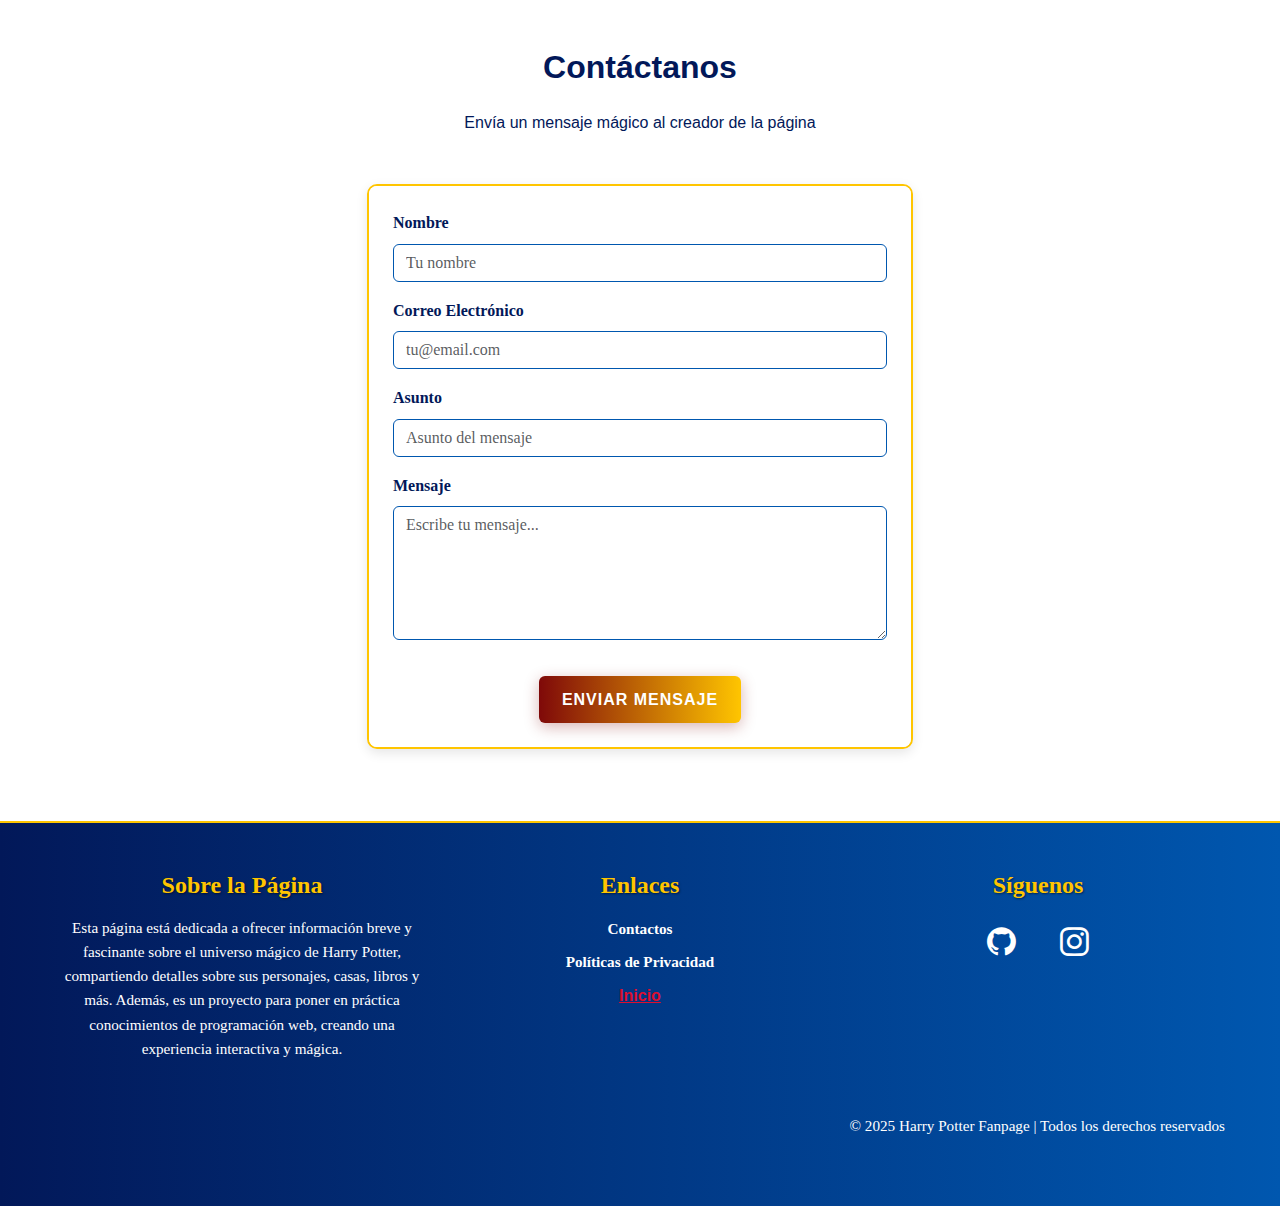
<file: contact.html>
<!DOCTYPE html>
<html lang="En">
<head>
    <meta charset="UTF-8">
    <meta name="viewport" content="width=device-width, initial-scale=1.0">
         <meta name="description" content="FanPage basado en Harry Potter Contactos">
    <meta name="keywords" content="Harry Potter, Hogwarts, dumbledore, magia, informacion, fanpage,">
    <meta name="author" content="Yaika Zapata">
    <title>Contacto - Mundo Mágico de Harry Potter</title>
    <!-- Bootstrap CSS -->
    <link href="https://cdn.jsdelivr.net/npm/bootstrap@5.3.0/dist/css/bootstrap.min.css" rel="stylesheet">
    <!-- Font Awesome para íconos -->
    <link rel="stylesheet" href="https://cdnjs.cloudflare.com/ajax/libs/font-awesome/6.4.0/css/all.min.css">
    <!-- Bootstrap Icons para íconos -->
    <link rel="stylesheet" href="https://cdn.jsdelivr.net/npm/bootstrap-icons@1.10.5/font/bootstrap-icons.css">
    <!-- CSS personalizado -->
    <link rel="stylesheet" href="Magia.css">
    <link rel="shortcut icon" href="icons8-harry-potter-16.png" type="image/x-icon">
</head>
<body>
    <!-- Formulario de Contacto -->
    <section id="contacto" class="py-5">
        <div class="container">
            <h2 class="section-title text-center mb-4">Contáctanos</h2>
            <p class="text-center mb-5">Envía un mensaje mágico al creador de la página</p>
            <div class="row justify-content-center">
                <div class="col-md-8 col-lg-6">
                    <div class="card contact-card">
                        <div class="card-body">
                            <form id="contactForm" action="mailto:yaikazapata.19@outlook.com" method="post" enctype="text/plain">
                                <div class="mb-3">
                                    <label for="name" class="form-label">Nombre</label>
                                    <input type="text" class="form-control" id="name" name="name" placeholder="Tu nombre" required>
                                </div>
                                <div class="mb-3">
                                    <label for="email" class="form-label">Correo Electrónico</label>
                                    <input type="email" class="form-control" id="email" name="email" placeholder="tu@email.com" required>
                                </div>
                                <div class="mb-3">
                                    <label for="subject" class="form-label">Asunto</label>
                                    <input type="text" class="form-control" id="subject" name="subject" placeholder="Asunto del mensaje" required>
                                </div>
                                <div class="mb-3">
                                    <label for="message" class="form-label">Mensaje</label>
                                    <textarea class="form-control" id="message" name="message" rows="5" placeholder="Escribe tu mensaje..." required></textarea>
                                </div>
                                <div class="text-center">
                                    <button type="submit" class="btn btn-primary btn-magical">Enviar Mensaje</button>
                                </div>
                            </form>
                            <div id="formMessage" class="mt-3 text-center" style="display: none;"></div>
                        </div>
                    </div>
                </div>
            </div>
        </div>
    </section>

   <!-- Footer -->
    <footer>
        <div class="footer-content container">
            <div class="row">
                <div class="col-md-4 mb-3">
                    <h4 class="footer-title">Sobre la Página</h4>
                    <p class="footer-text">Esta página está dedicada a ofrecer información breve y fascinante sobre el universo mágico de Harry Potter, compartiendo detalles sobre sus personajes, casas, libros y más. Además, es un proyecto para poner en práctica conocimientos de programación web, creando una experiencia interactiva y mágica.</p>
                </div>
                <div class="col-md-4 mb-3">
                    <h4 class="footer-title">Enlaces</h4>
                    <ul class="footer-links">
                        <li><a href="contact.html" class="footer-link">Contactos</a></li>
                        <li><a href="privacy-policy.html" class="footer-link">Políticas de Privacidad</a></li>
                        <li><a href="index.html">Inicio</a></li>
                    </ul>
                </div>
                <div class="col-md-4 mb-3">
                    <h4 class="footer-title">Síguenos</h4>
                    <div class="social-icons">
                        <a href="https://github.com/Yayazl" target="_blank" aria-label="GitHub" class="footer-link">
                            <i class="bi bi-github"></i>
                        </a>
                        <a href="https://www.instagram.com/yaya_zl19/" target="_blank" aria-label="Instagram" class="footer-link">
                            <i class="bi bi-instagram"></i>
                        </a>
                    </div>
                </div>
            </div>
            <div class="footer-divider"></div>
            <div class="footer-text text-center">
                © 2025 Harry Potter Fanpage | Todos los derechos reservados
            </div>
        </div>
    </footer>

    <!-- Bootstrap JS -->
    <script src="https://cdn.jsdelivr.net/npm/bootstrap@5.3.0/dist/js/bootstrap.bundle.min.js"></script>
    <!-- JS para validación del formulario -->
    <script>
        document.addEventListener('DOMContentLoaded', function() {
            const form = document.getElementById('contactForm');
            const formMessage = document.getElementById('formMessage');

            form.addEventListener('submit', function(event) {
                event.preventDefault(); // Evitar envío automático

                // Obtener valores de los campos
                const name = document.getElementById('name').value.trim();
                const email = document.getElementById('email').value.trim();
                const subject = document.getElementById('subject').value.trim();
                const message = document.getElementById('message').value.trim();

                // Validar que todos los campos estén completos
                if (!name || !email || !subject || !message) {
                    formMessage.style.display = 'block';
                    formMessage.style.color = 'var(--primary)';
                    formMessage.textContent = 'Por favor, completa todos los campos antes de enviar.';
                    return;
                }

                // Validar formato de correo electrónico
                const emailRegex = /^[^\s@]+@[^\s@]+\.[^\s@]+$/;
                if (!emailRegex.test(email)) {
                    formMessage.style.display = 'block';
                    formMessage.style.color = 'var(--primary)';
                    formMessage.textContent = 'Por favor, ingresa un correo electrónico válido.';
                    return;
                }

                // Si pasa la validación, enviar el formulario
                formMessage.style.display = 'block';
                formMessage.style.color = 'var(--green)';
                formMessage.textContent = '¡Mensaje listo para enviar! Se abrirá tu cliente de correo.';
                form.submit();
            });
        });
    </script>
</body>
</html>
</file>
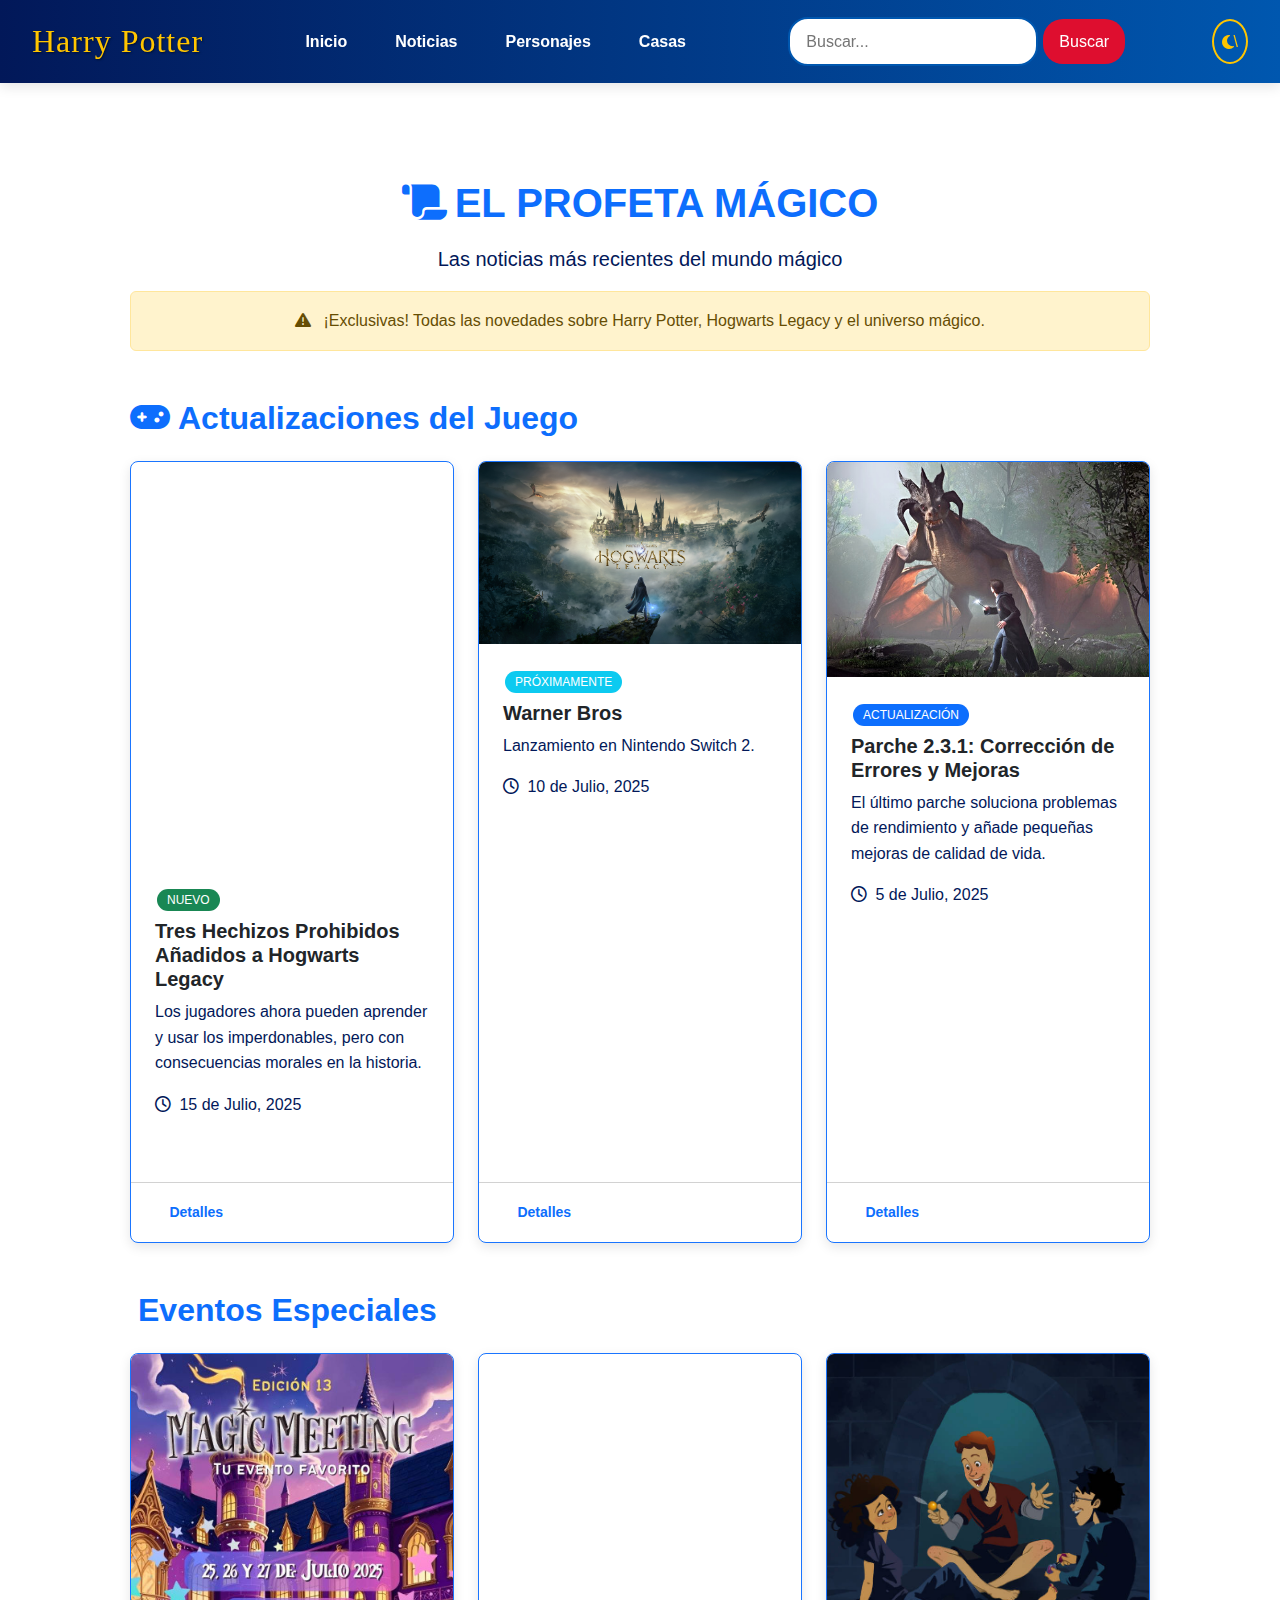
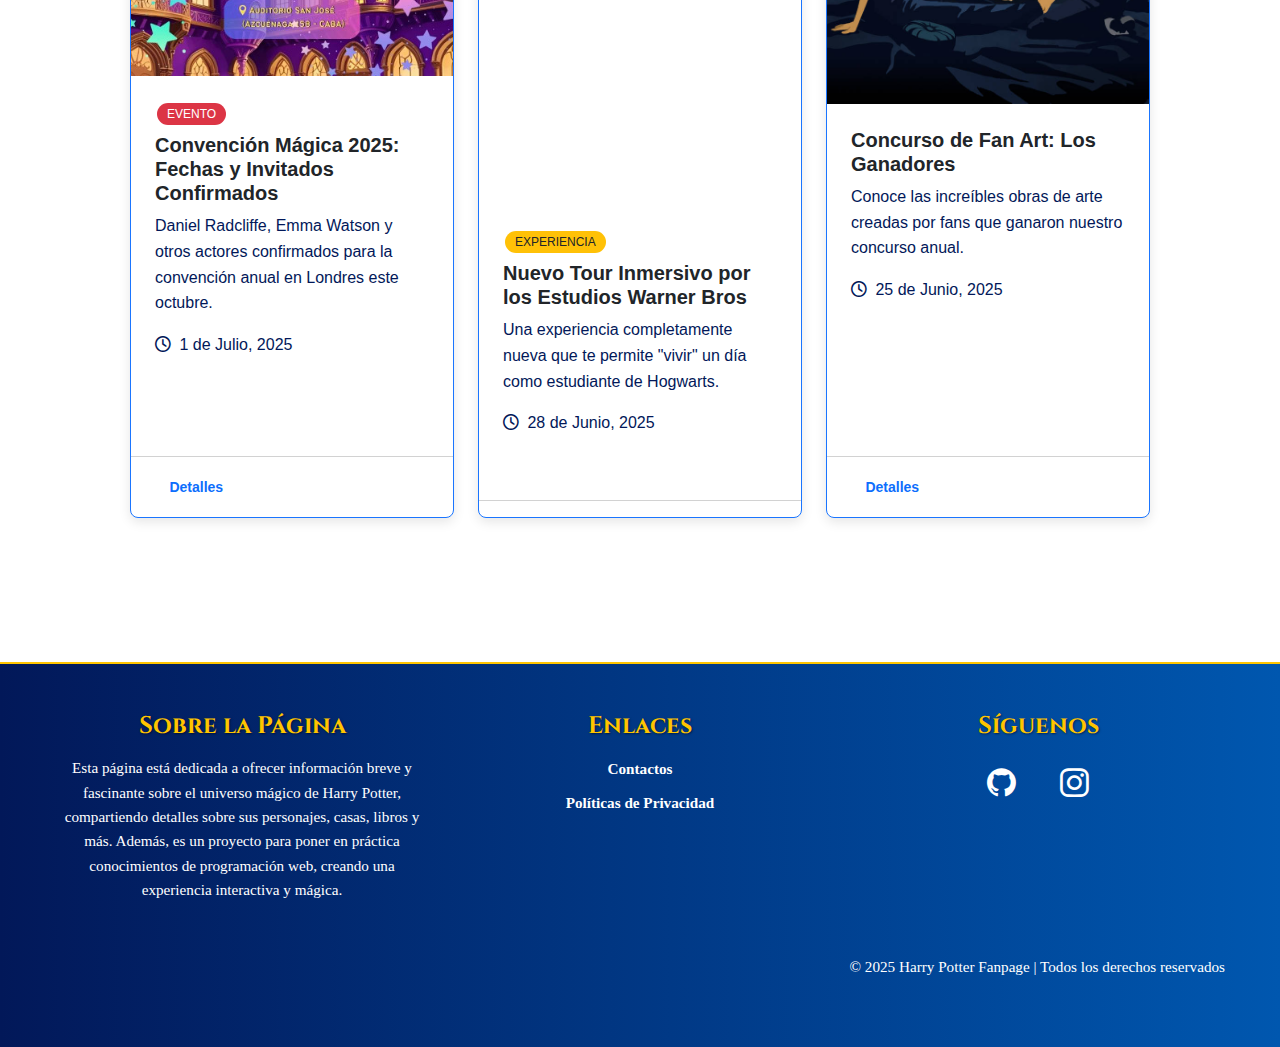
<file: noticias.html>
<!DOCTYPE html>
<html lang="En">
<head>
  <meta charset="UTF-8">
  <meta name="viewport" content="width=device-width, initial-scale=1.0">
       <meta name="description" content="FanPage basado en Harry Potter">
    <meta name="keywords" content="Harry Potter, Hogwarts, dumbledore, magia, informacion, fanpage,">
    <meta name="author" content="Yaika Zapata">
  <title>El Profeta Mágico | Noticias de Harry Potter</title>
  <!-- Bootstrap CSS -->
  <link href="https://cdn.jsdelivr.net/npm/bootstrap@5.3.0/dist/css/bootstrap.min.css" rel="stylesheet">
  <!-- Font Awesome -->
  <link rel="stylesheet" href="https://cdnjs.cloudflare.com/ajax/libs/font-awesome/6.4.0/css/all.min.css">
      <link rel="stylesheet" href="https://cdn.jsdelivr.net/npm/bootstrap-icons@1.10.5/font/bootstrap-icons.css">
  <!-- Google Fonts - Harry Potter -->
  <link href="https://fonts.googleapis.com/css2?family=Cinzel+Decorative:wght@400;700;900&family=Cinzel:wght@400;700&family=EB+Garamond:wght@400;600;700&display=swap" rel="stylesheet">
  <!-- CSS Personalizado -->
  <link rel="stylesheet" href="Magia.css">
  <link rel="shortcut icon" href="icons8-harry-potter-16.png" type="image/x-icon">
</head>
<body>
<nav class="navbar">
  <div class="barra">Harry Potter</div>
  <div class="nav-links">
    <a href="index.html">Inicio</a>
    <a href="noticias.html">Noticias</a>
    <a href="Personajes.html">Personajes</a>
    <a href="Casas.html">Casas</a>
    
  </div>
  <div class="barrabusqueda">
    <input type="text" placeholder="Buscar..." />
    <button>Buscar</button>
  </div>
  <div class="boton-tema" id="btnTema" title="Cambiar tema">
  <i class="fas fa-moon"></i> 
  <i class="fas fa-sun d-none"></i> \
</div>
</nav>
<div class="destellos"></div>


  <main class="container my-5">
    <div class="news-container p-4 p-lg-5 rounded-3">
    
      <div class="text-center mb-5">
        <h1 class="text-primary mb-3"><i class="fas fa-scroll me-2"></i>EL PROFETA MÁGICO</h1>
        <p class="lead">Las noticias más recientes del mundo mágico</p>
        <div class="alert alert-warning mt-3">
          <i class="fas fa-exclamation-triangle me-2"></i> ¡Exclusivas! Todas las novedades sobre Harry Potter, Hogwarts Legacy y el universo mágico.
        </div>
      </div>
      


   
      <section class="mb-5" id="actualizaciones">
        <h2 class="category-title text-primary mb-4"><i class="fas fa-gamepad me-2"></i>Actualizaciones del Juego</h2>
        <div class="row g-4">
          <div class="col-md-4">
            <div class="card news-card h-100">
              <iframe width="400" height="400" src="https://www.youtube.com/embed/nezT6xR9dFM" title="CONSIGUE LAS MALDICIONES IMPERDONABLES EN HOGWARTS LEGACY" frameborder="0" allow="accelerometer; autoplay; clipboard-write; encrypted-media; gyroscope; picture-in-picture; web-share" referrerpolicy="strict-origin-when-cross-origin" allowfullscreen></iframe>
              <div class="card-body">
                <span class="badge bg-success mb-2">NUEVO</span>
                <h5 class="card-title">Tres Hechizos Prohibidos Añadidos a Hogwarts Legacy</h5>
                <p class="card-text">Los jugadores ahora pueden aprender y usar los imperdonables, pero con consecuencias morales en la historia.</p>
                <p class="news-date"><i class="far fa-clock me-1"></i> 15 de Julio, 2025</p>
              </div>
              <div class="card-footer bg-transparent">
                <a href="https://www.youtube.com/watch?v=nezT6xR9dFM" class="btn btn-sm btn-outline-primary">Detalles</a>
              </div>
            </div>
          </div>
          <div class="col-md-4">
            <div class="card news-card h-100">
              <img src="legacy.jpg" class="card-img-top news-img" alt="Lanzamiento Warner">
              <div class="card-body">
                <span class="badge bg-info mb-2">PRÓXIMAMENTE</span>
                <h5 class="card-title">Warner Bros</h5>
                <p class="card-text">Lanzamiento en Nintendo Switch 2.</p>
                <p class="news-date"><i class="far fa-clock me-1"></i> 10 de Julio, 2025</p>
              </div>
              <div class="card-footer bg-transparent">
                <a href="https://gaming-age.com/2025/05/warner-bros-games-conjures-up-a-fresh-hogwarts-legacy-nintendo-switch-2-gameplay-trailer/" class="btn btn-sm btn-outline-primary">Detalles</a>
              </div>
            </div>
          </div>
          <div class="col-md-4">
            <div class="card news-card h-100">
              <img src="parcheee.jpeg" class="card-img-top news-img" alt="Parche de Actualización">
              <div class="card-body">
                <span class="badge bg-primary mb-2">ACTUALIZACIÓN</span>
                <h5 class="card-title">Parche 2.3.1: Corrección de Errores y Mejoras</h5>
                <p class="card-text">El último parche soluciona problemas de rendimiento y añade pequeñas mejoras de calidad de vida.</p>
                <p class="news-date"><i class="far fa-clock me-1"></i> 5 de Julio, 2025</p>
              </div>
              <div class="card-footer bg-transparent">
                <a href="https://gamerant.com/hogwarts-legacy-pc-update-creator-kit-patch-notes-june-2025/" class="btn btn-sm btn-outline-primary">Detalles</a>
              </div>
            </div>
          </div>
        </div>
      </section>

      <!-- Sección: Eventos del Mundo Mágico -->
      <section class="mb-5" id="eventos">
        <h2 class="category-title text-primary mb-4"><i class="fas fa-calendar-star me-2"></i>Eventos Especiales</h2>
        <div class="row g-4">
          <div class="col-md-4">
            <div class="card news-card h-100">
              <img src="magic meeting.jpg" class="card-img-top news-img" alt="Convención Mágica">
              <div class="card-body">
                <span class="badge bg-danger mb-2">EVENTO</span>
                <h5 class="card-title">Convención Mágica 2025: Fechas y Invitados Confirmados</h5>
                <p class="card-text">Daniel Radcliffe, Emma Watson y otros actores confirmados para la convención anual en Londres este octubre.</p>
                <p class="news-date"><i class="far fa-clock me-1"></i> 1 de Julio, 2025</p>
              </div>
              <div class="card-footer bg-transparent">
                <a href="https://www.magicmeeting.com.ar/" class="btn btn-sm btn-outline-primary">Detalles</a>
              </div>
            </div>
          </div>
          <div class="col-md-4">
            <div class="card news-card h-100">
              <iframe 
    src="https://www.google.com/maps/embed?pb=!1m18!1m12!1m3!1d2432.1897982302913!2d-0.4183276840941345!3d51.690586779663254!2m3!1f0!2f0!3f0!3m2!1i1024!2i768!4f13.1!3m3!1m2!1s0x48764156d38f1c7d%3A0xdee11fbb5b8b0ba5!2sWarner%20Bros.%20Studio%20Tour%20London!5e0!3m2!1ses!2suk!4v1659363182246!5m2!1ses!2suk" 
    width="100%" 
    height="450" 
    style="border:0;" 
    allowfullscreen="" 
    loading="lazy" 
    referrerpolicy="no-referrer-when-downgrade">
  </iframe>
              <div class="card-body">
                <span class="badge bg-warning text-dark mb-2">EXPERIENCIA</span>
                <h5 class="card-title">Nuevo Tour Inmersivo por los Estudios Warner Bros</h5>
                <p class="card-text">Una experiencia completamente nueva que te permite "vivir" un día como estudiante de Hogwarts.</p>
                <p class="news-date"><i class="far fa-clock me-1"></i> 28 de Junio, 2025</p>
              </div>
              <div class="card-footer bg-transparent">
              </div>
            </div>
          </div>
          <div class="col-md-4">
            <div class="card news-card h-100">
              <img src="fan4.jpg" class="card-img-top news-img" alt="Fan Art">
              <div class="card-body">
                <h5 class="card-title">Concurso de Fan Art: Los Ganadores</h5>
                <p class="card-text">Conoce las increíbles obras de arte creadas por fans que ganaron nuestro concurso anual.</p>
                <p class="news-date"><i class="far fa-clock me-1"></i> 25 de Junio, 2025</p>
              </div>
              <div class="card-footer bg-transparent">
                <a href="https://thepopinsider.com/harry-potter-and-the-cursed-child-showbill-art-contest-news/" class="btn btn-sm btn-outline-primary">Detalles</a>
              </div>
            </div>
          </div>
        </div>
      </section>
    </div>
  </main>

 <!-- Footer -->
    <footer>
        <div class="footer-content container">
            <div class="row">
                <div class="col-md-4 mb-3">
                    <h4 class="footer-title">Sobre la Página</h4>
                    <p class="footer-text">Esta página está dedicada a ofrecer información breve y fascinante sobre el universo mágico de Harry Potter, compartiendo detalles sobre sus personajes, casas, libros y más. Además, es un proyecto para poner en práctica conocimientos de programación web, creando una experiencia interactiva y mágica.</p>
                </div>
                <div class="col-md-4 mb-3">
                    <h4 class="footer-title">Enlaces</h4>
                    <ul class="footer-links">
                        <li><a href="contact.html" class="footer-link">Contactos</a></li>
                        <li><a href="privacy-policy.html" class="footer-link">Políticas de Privacidad</a></li>
                    </ul>
                </div>
                <div class="col-md-4 mb-3">
                    <h4 class="footer-title">Síguenos</h4>
                    <div class="social-icons">
                        <a href="https://github.com/Yayazl" target="_blank" aria-label="GitHub" class="footer-link">
                            <i class="bi bi-github"></i>
                        </a>
                        <a href="https://www.instagram.com/yaya_zl19/" target="_blank" aria-label="Instagram" class="footer-link">
                            <i class="bi bi-instagram"></i>
                        </a>
                    </div>
                </div>
            </div>
            <div class="footer-divider"></div>
            <div class="footer-text text-center">
                © 2025 Harry Potter Fanpage | Todos los derechos reservados
            </div>
        </div>
    </footer>


  <!-- Bootstrap JS + Popper -->
  <script src="https://cdn.jsdelivr.net/npm/bootstrap@5.3.0/dist/js/bootstrap.bundle.min.js"></script>
  <!-- JS Personalizado -->
  <script src="Masmagia.js"></script>
</body>
</html>
</file>
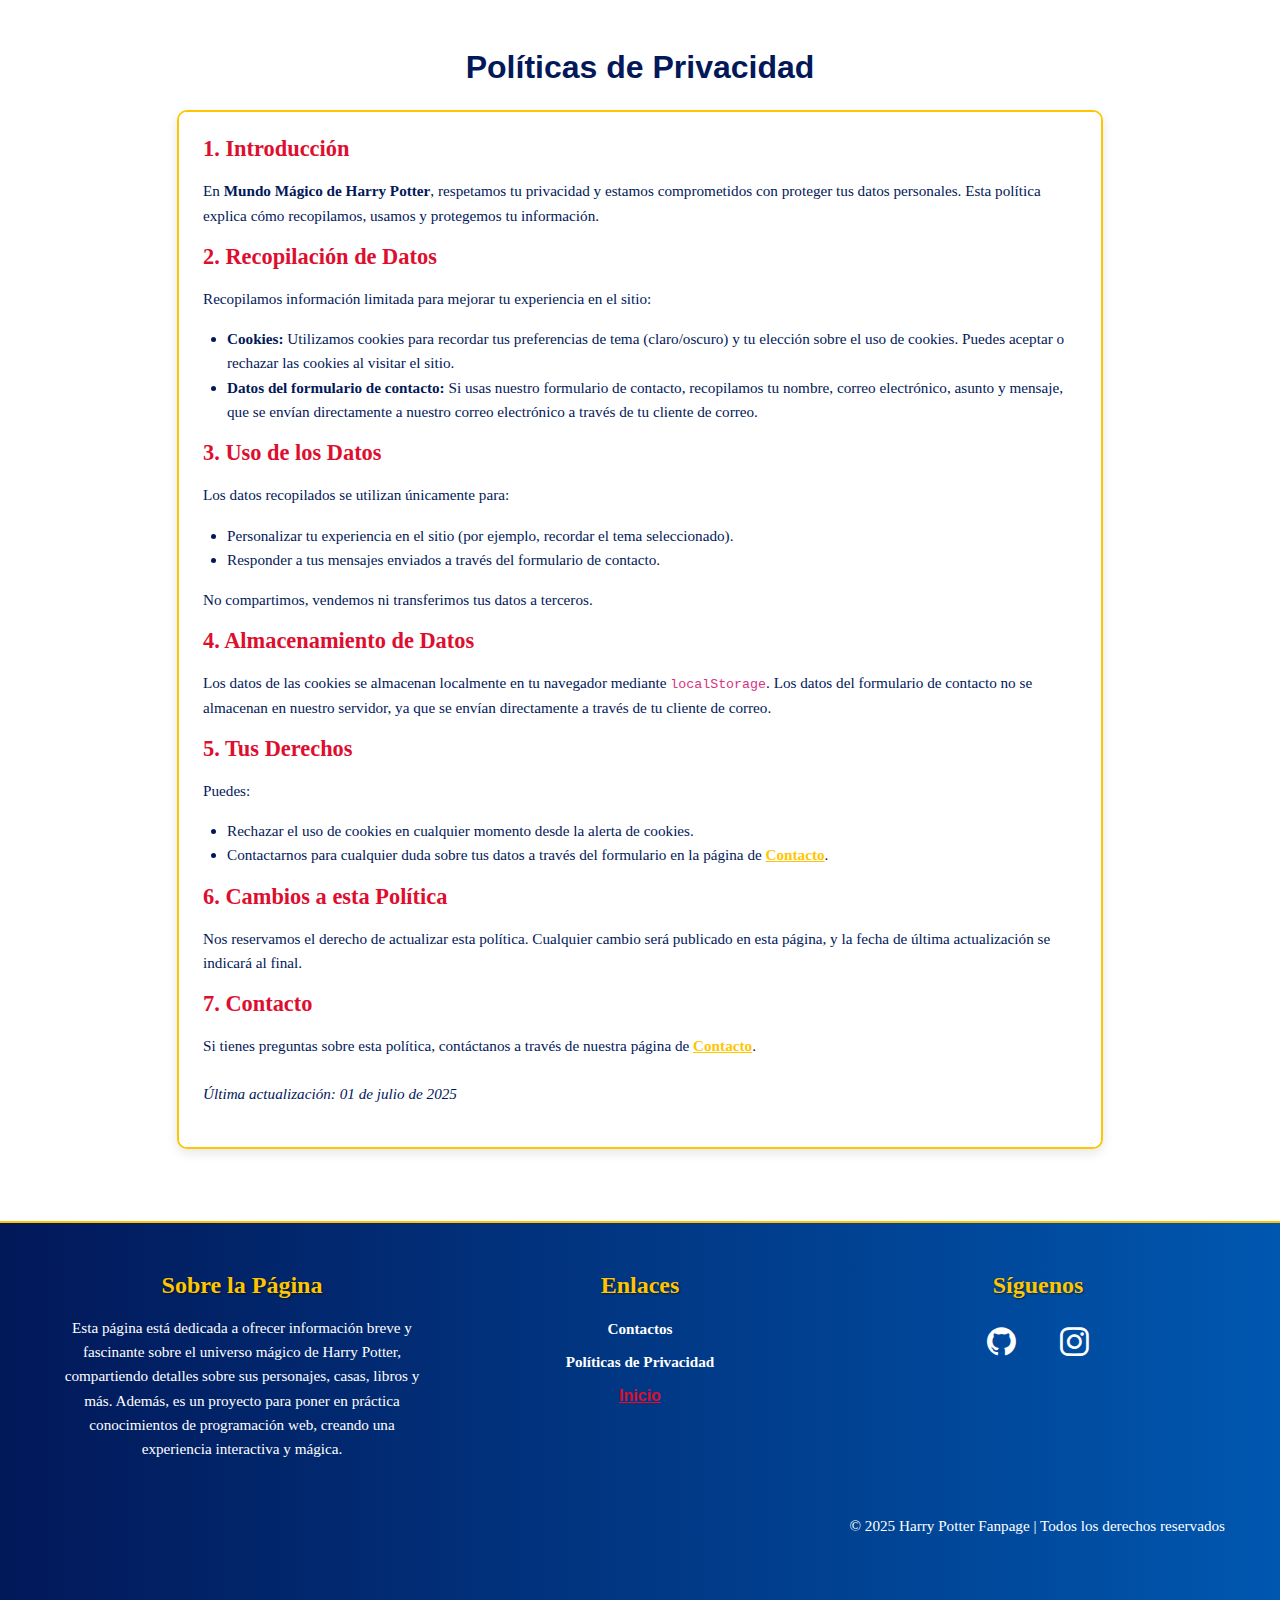
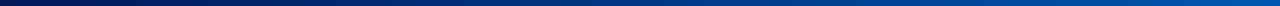
<file: privacy-policy.html>
<!DOCTYPE html>
<html lang="En">
<head>
    <meta charset="UTF-8">
    <meta name="viewport" content="width=device-width, initial-scale=1.0">
    <meta name="description" content="FanPage basado en Harry Potter privacidad">
    <meta name="keywords" content="Harry Potter, Hogwarts, dumbledore, magia, informacion, fanpage,">
    <meta name="author" content="Yaika Zapata">
    <title>Políticas de Privacidad - Mundo Mágico de Harry Potter</title>
    <!-- Bootstrap CSS -->
    <link href="https://cdn.jsdelivr.net/npm/bootstrap@5.3.0/dist/css/bootstrap.min.css" rel="stylesheet">
    <!-- Font Awesome para íconos -->
    <link rel="stylesheet" href="https://cdnjs.cloudflare.com/ajax/libs/font-awesome/6.4.0/css/all.min.css">
    <!-- Bootstrap Icons para íconos -->
    <link rel="stylesheet" href="https://cdn.jsdelivr.net/npm/bootstrap-icons@1.10.5/font/bootstrap-icons.css">
    <!-- CSS personalizado -->
    <link rel="stylesheet" href="Magia.css">
    <link rel="shortcut icon" href="icons8-harry-potter-16.png" type="image/x-icon">
</head>
<body>
    <!-- Políticas de Privacidad -->
    <section id="privacy-policy" class="py-5">
        <div class="container">
            <h2 class="section-title text-center mb-4">Políticas de Privacidad</h2>
            <div class="row justify-content-center">
                <div class="col-md-10">
                    <div class="card privacy-card">
                        <div class="card-body">
                            <h3 class="mb-3">1. Introducción</h3>
                            <p>En <strong>Mundo Mágico de Harry Potter</strong>, respetamos tu privacidad y estamos comprometidos con proteger tus datos personales. Esta política explica cómo recopilamos, usamos y protegemos tu información.</p>

                            <h3 class="mb-3">2. Recopilación de Datos</h3>
                            <p>Recopilamos información limitada para mejorar tu experiencia en el sitio:</p>
                            <ul>
                                <li><strong>Cookies:</strong> Utilizamos cookies para recordar tus preferencias de tema (claro/oscuro) y tu elección sobre el uso de cookies. Puedes aceptar o rechazar las cookies al visitar el sitio.</li>
                                <li><strong>Datos del formulario de contacto:</strong> Si usas nuestro formulario de contacto, recopilamos tu nombre, correo electrónico, asunto y mensaje, que se envían directamente a nuestro correo electrónico a través de tu cliente de correo.</li>
                            </ul>

                            <h3 class="mb-3">3. Uso de los Datos</h3>
                            <p>Los datos recopilados se utilizan únicamente para:</p>
                            <ul>
                                <li>Personalizar tu experiencia en el sitio (por ejemplo, recordar el tema seleccionado).</li>
                                <li>Responder a tus mensajes enviados a través del formulario de contacto.</li>
                            </ul>
                            <p>No compartimos, vendemos ni transferimos tus datos a terceros.</p>

                            <h3 class="mb-3">4. Almacenamiento de Datos</h3>
                            <p>Los datos de las cookies se almacenan localmente en tu navegador mediante <code>localStorage</code>. Los datos del formulario de contacto no se almacenan en nuestro servidor, ya que se envían directamente a través de tu cliente de correo.</p>

                            <h3 class="mb-3">5. Tus Derechos</h3>
                            <p>Puedes:</p>
                            <ul>
                                <li>Rechazar el uso de cookies en cualquier momento desde la alerta de cookies.</li>
                                <li>Contactarnos para cualquier duda sobre tus datos a través del formulario en la página de <a href="contact.html" class="text-gold">Contacto</a>.</li>
                            </ul>

                            <h3 class="mb-3">6. Cambios a esta Política</h3>
                            <p>Nos reservamos el derecho de actualizar esta política. Cualquier cambio será publicado en esta página, y la fecha de última actualización se indicará al final.</p>

                            <h3 class="mb-3">7. Contacto</h3>
                            <p>Si tienes preguntas sobre esta política, contáctanos a través de nuestra página de <a href="contact.html" class="text-gold">Contacto</a>.</p>

                            <p class="mt-4"><em>Última actualización: 01 de julio de 2025</em></p>
                        </div>
                    </div>
                </div>
            </div>
        </div>
    </section>

  <!-- Footer -->
    <footer>
        <div class="footer-content container">
            <div class="row">
                <div class="col-md-4 mb-3">
                    <h4 class="footer-title">Sobre la Página</h4>
                    <p class="footer-text">Esta página está dedicada a ofrecer información breve y fascinante sobre el universo mágico de Harry Potter, compartiendo detalles sobre sus personajes, casas, libros y más. Además, es un proyecto para poner en práctica conocimientos de programación web, creando una experiencia interactiva y mágica.</p>
                </div>
                <div class="col-md-4 mb-3">
                    <h4 class="footer-title">Enlaces</h4>
                    <ul class="footer-links">
                        <li><a href="contact.html" class="footer-link">Contactos</a></li>
                        <li><a href="privacy-policy.html" class="footer-link">Políticas de Privacidad</a></li>
                        <li><a href="index.html">Inicio</a></li>
                    </ul>
                </div>
                <div class="col-md-4 mb-3">
                    <h4 class="footer-title">Síguenos</h4>
                    <div class="social-icons">
                        <a href="https://github.com/Yayazl" target="_blank" aria-label="GitHub" class="footer-link">
                            <i class="bi bi-github"></i>
                        </a>
                        <a href="https://www.instagram.com/yaya_zl19/" target="_blank" aria-label="Instagram" class="footer-link">
                            <i class="bi bi-instagram"></i>
                        </a>
                    </div>
                </div>
            </div>
            <div class="footer-divider"></div>
            <div class="footer-text text-center">
                © 2025 Harry Potter Fanpage | Todos los derechos reservados
            </div>
        </div>
    </footer>

    <!-- Bootstrap JS -->
    <script src="https://cdn.jsdelivr.net/npm/bootstrap@5.3.0/dist/js/bootstrap.bundle.min.js"></script>
</body>
</html>
</file>
<file: Magia.css>
/* modo claro */
:root {
    --bg-color: #ffffff;
    --text-color: #021859;
    --primary: #de0e2f; /* Rojo principal */
    --primary-light: #ff2f4f;
    --secondary: #0057af; /* Azul oscuro */
    --secondary-light: #1a75ff;
    --accent: #fe913f; /* Naranja */
    --accent-light: #ffb070;
    --details: #a01e2f; /* Rojo oscuro */
    --details-light: #c03e4f;
    --gold: #fee15a; /* Dorado */
    --gold-light: #fff0a5;
    --green: #26d976; /* Verde */
    --green-light: #5df0a0;
    --card-bg: #ffffff;
    --navbar-bg: #021859;
    --footer-bg: #021859;
    --scarlet: #7f0909;
    --gold: #ffc500;
    --green: #1a472a;
    --silver: #5d5d5d;
    --blue: #0e1a40;
    --bronze: #946b2d;
    --yellow: #ecb939;
    --black: #372e29;
    --light: #f8f9fa;
    --dark: #212529;
    --shadow: 0 4px 12px rgba(0, 0, 0, 0.1);
    --transition: all 0.3s ease;
    --texture: url('https://www.transparenttextures.com/patterns/light-paper-fibers.png');
}

/* modo oscuro  */
[data-theme="dark"] {
    --bg-color: #000000;
    --text-color: #ffffff;
    --primary: #de0e2f;
    --primary-light: #ff2f4f;
    --secondary: #023e73;
    --secondary-light: #0057af;
    --accent: #fe913f;
    --accent-light: #ffb070;
    --details: #88cede;
    --details-light: #a8e6ff;
    --gold: #e5c258;
    --gold-light: #f5d278;
    --green: #26d976;
    --green-light: #5df0a0;
    --card-bg: #021859;
    --navbar-bg: #000000;
    --footer-bg: #000000;
    --shadow: 0 4px 12px rgba(0, 0, 0, 0.3);
    --texture: url('https://www.transparenttextures.com/patterns/dark-geometric.png');
}


body {
    background-color: var(--bg-color);
    background-image: var(--texture);
    color: var(--text-color);
    font-family: 'Segoe UI', Roboto, Oxygen, Ubuntu, Cantarell, sans-serif;
    line-height: 1.6;
    min-height: 100vh;
}


h1, h2, h3, h4, h5, h6 {
    color: var(--text-color);
    font-weight: 700;
}

p, li, td, th {
    color: var(--text-color);
    font-weight: 400;
}


.navbar {
    background-color: var(--navbar-bg);
    background-image: linear-gradient(to right, var(--navbar-bg) 0%, var(--secondary) 100%);
    color: white;
    padding: 1rem 2rem;
    box-shadow: var(--shadow);
    position: sticky;
    top: 0;
    z-index: 1000;
}

.barra {
    font-family: 'Harry Potter', 'Times New Roman', serif;
    font-size: 2rem;
    color: var(--gold);
    text-shadow: 1px 1px 2px rgba(0, 0, 0, 0.5);
    letter-spacing: 1px;
}

.nav-links {
    display: flex;
    gap: 1rem;
}

.nav-links a {
    color: white;
    font-family: 'Segoe UI', Roboto, sans-serif;
    font-weight: 600;
    padding: 0.5rem 1rem;
    border-radius: 4px;
    transition: var(--transition);
    text-decoration: none;
}

.nav-links a:hover,
.nav-links a.active {
    color: var(--gold);
    background-color: rgba(255, 255, 255, 0.1);
}


.barrabusqueda {
    display: flex;
    align-items: center;
}

.barrabusqueda input {
    padding: 0.6rem 1rem;
    border-radius: 20px;
    border: 2px solid var(--secondary);
    background-color: white;
    color: var(--text-color);
    width: 250px;
    font-family: 'Segoe UI', Roboto, sans-serif;
}

.barrabusqueda button {
    background-color: var(--primary);
    color: white;
    border: none;
    padding: 0.6rem 1rem;
    border-radius: 20px;
    margin-left: 5px;
    transition: var(--transition);
    font-family: 'Segoe UI', Roboto, sans-serif;
}

.barrabusqueda button:hover {
    background-color: var(--primary-light);
}

/* Botón de tema */
.boton-tema {
    background-color: var(--secondary);
    color: var(--gold);
    border: 2px solid var(--gold);
    padding: 0.5rem;
    border-radius: 50%;
    cursor: pointer;
    display: flex;
    align-items: center;
    justify-content: center;
}

[data-theme="dark"] .fa-moon {
    display: none;
}

[data-theme="dark"] .fa-sun {
    display: inline-block;
}

.fa-sun {
    display: none;
}


.destellos {
    position: fixed;
    top: 0;
    left: 0;
    width: 100%;
    height: 100%;
    pointer-events: none;
    z-index: 1000;
    overflow: hidden;
}

.star {
    position: absolute;
    background: var(--gold);
    border-radius: 50%;
    opacity: 0;
    transform: scale(0.5);
    filter: drop-shadow(0 0 5px var(--gold-light));
    animation: twinkle 1.5s infinite alternate, float 4s infinite ease-in-out;
}

.spark {
    position: absolute;
    width: 3px;
    height: 3px;
    background: var(--primary);
    border-radius: 50%;
    opacity: 0;
    filter: drop-shadow(0 0 3px var(--primary-light));
    animation: sparkle 1s infinite alternate;
}

@keyframes twinkle {
    0% {
        opacity: 0.3;
        transform: scale(0.8);
    }
    100% {
        opacity: 1;
        transform: scale(1.2);
    }
}

@keyframes sparkle {
    0% {
        opacity: 0.2;
        transform: scale(0.7);
    }
    100% {
        opacity: 0.8;
        transform: scale(1.1);
    }
}

@keyframes float {
    0%, 100% {
        transform: translateY(0) rotate(0deg);
    }
    50% {
        transform: translateY(-20px) rotate(5deg);
    }
}


.modo-text {
    position: fixed;
    top: 50%;
    left: 50%;
    transform: translate(-50%, -50%);
    font-size: 3rem;
    font-family: 'Harry Potter', 'Times New Roman', serif;
    font-weight: bold;
    z-index: 1001;
    text-shadow: 0 0 10px currentColor;
    animation: fadeIn 0.5s forwards;
}

.lumos {
    color: #FFD700;
}

.nox {
    color: #6A5ACD;
}

@keyframes fadeIn {
    from {
        opacity: 0;
        transform: translate(-50%, -60%);
    }
    to {
        opacity: 1;
        transform: translate(-50%, -50%);
    }
}

@keyframes fadeOut {
    from {
        opacity: 1;
    }
    to {
        opacity: 0;
    }
}


footer {
    background-color: var(--footer-bg);
    background-image: linear-gradient(to right, var(--footer-bg) 0%, var(--secondary) 100%);
    color: white;
    padding: 2rem 0;
    text-align: center;
    border-top: 2px solid var(--gold);
}

.footer-content {
    max-width: 1200px;
    margin: 0 auto;
    display: flex;
    flex-wrap: wrap;
    justify-content: space-between;
    align-items: center;
    padding: 0 15px;
}

.footer-text {
    font-size: 0.9rem;
    font-family: 'Lora', serif;
}

.social-icons {
    margin-top: 20px;
}

.social-icons a {
    color: white;
    font-size: 1.5rem;
    margin: 0 10px;
    transition: var(--transition);
}

.social-icons a:hover {
    color: var(--gold);
}


.hero-section {
background-color: #92997eba;
    background-size: cover;
    height: 60vh;
    position: relative;
    display: flex;
    align-items: center;
    justify-content: center;
    color: white;
    text-align: center;
}

.hero-overlay {
    background-color: rgba(0, 0, 0, 0.5);
    width: 100%;
    height: 100%;
    display: flex;
    align-items: center;
    justify-content: center;
}

.magical-title {
    font-family: 'Cinzel', serif;
    font-size: 4rem;
    text-shadow: 2px 2px 4px rgba(0, 0, 0, 0.5);
    color: var(--gold);
}

.hero-section .lead {
    font-family: 'Lora', serif;
    font-size: 1.2rem;
    max-width: 700px;
    margin: 0 auto;
}

.scroll-down {
    position: absolute;
    bottom: 30px;
    left: 50%;
    transform: translateX(-50%);
    animation: bounce 2s infinite;
}

@keyframes bounce {
    0%, 20%, 50%, 80%, 100% { transform: translateY(0) translateX(-50%); }
    40% { transform: translateY(-20px) translateX(-50%); }
    60% { transform: translateY(-10px) translateX(-50%); }
}


.magical-container {
    max-width: 1200px;
    margin: 0 auto;
    padding: 0 15px;
}


.personajes-page {
    background-color: var(--bg-color);
    background-image: var(--texture);
    color: var(--text-color);
    font-family: 'Lora', serif;
    line-height: 1.6;
}


.personajes-page .section-title {
    font-family: 'Cinzel', serif;
    color: var(--primary);
    position: relative;
    padding-bottom: 15px;
    margin-bottom: 2rem;
    text-align: center;
}

.personajes-page .section-title:after {
    content: '';
    position: absolute;
    bottom: 0;
    left: 50%;
    transform: translateX(-50%);
    width: 100px;
    height: 3px;
    background: linear-gradient(to right, var(--scarlet), var(--gold));
}


.personajes-page .carousel-section {
    background-color: var(--card-bg);
    border-radius: 10px;
    padding: 2rem;
    box-shadow: var(--shadow);
}

.personajes-page .carousel {
    max-width: 800px;
    margin: 0 auto;
}

.personajes-page .carousel-inner img {
    height: 500px;
    object-fit: cover;
    border-radius: 10px;
    filter: brightness(80%);
    transition: filter 0.3s ease;
}

.personajes-page .carousel-item:hover img {
    filter: brightness(100%);
}

.personajes-page .carousel-caption {
    background: rgba(0, 0, 0, 0.7);
    border-radius: 8px;
    padding: 15px;
    bottom: 20px;
}

.personajes-page .carousel-caption h3 {
    font-family: 'Cinzel', serif;
    color: var(--gold);
    font-size: 1.8rem;
    margin-bottom: 10px;
    text-shadow: 1px 1px 2px rgba(0, 0, 0, 0.5);
}

.personajes-page .carousel-caption p {
    color: white;
    font-family: 'Lora', serif;
    font-size: 1rem;
}

.personajes-page .carousel-control-prev,
.personajes-page .carousel-control-next {
    width: 5%;
    background: rgba(0, 0, 0, 0.5);
    border-radius: 10px;
}

.personajes-page .carousel-control-prev-icon,
.personajes-page .carousel-control-next-icon {
    filter: drop-shadow(0 0 5px var(--gold));
}

.personajes-page .carousel-indicators [data-bs-target] {
    background-color: var(--gold);
    width: 12px;
    height: 12px;
    border-radius: 50%;
}

.personajes-page .carousel-indicators .active {
    background-color: var(--primary);
}


.personajes-page .character-card,
.personajes-page .founder-card,
.personajes-page .creature-card,
.personajes-page .object-card,
.personajes-page .actor-card {
    background-color: var(--card-bg);
    border-radius: 10px;
    box-shadow: var(--shadow);
    overflow: hidden;
    transition: var(--transition);
    margin-bottom: 20px;
}

.personajes-page .character-card:hover,
.personajes-page .founder-card:hover,
.personajes-page .creature-card:hover,
.personajes-page .object-card:hover,
.personajes-page .actor-card:hover {
    transform: translateY(-5px);
    box-shadow: 0 10px 20px rgba(0, 0, 0, 0.2);
}

.personajes-page .character-card img,
.personajes-page .founder-card img,
.personajes-page .creature-card img,
.personajes-page .object-card img,
.personajes-page .actor-card img {
    width: 100%;
    height: 250px;
    object-fit: cover;
    border-bottom: 3px solid var(--gold);
}

.personajes-page .character-info,
.personajes-page .founder-card h3,
.personajes-page .creature-card h3,
.personajes-page .object-card h3,
.personajes-page .actor-card h3 {
    padding: 20px;
    color: var(--text-color);
}

.personajes-page .character-info h3,
.personajes-page .founder-card h3,
.personajes-page .creature-card h3,
.personajes-page .object-card h3,
.personajes-page .actor-card h3 {
    font-family: 'Cinzel', serif;
    font-size: 1.8rem;
    margin-bottom: 15px;
    color: var(--primary);
}

.personajes-page .character-info p,
.personajes-page .founder-card p,
.personajes-page .creature-card p,
.personajes-page .object-card p,
.personajes-page .actor-card p {
    margin-bottom: 10px;
    font-family: 'Lora', serif;
    font-size: 1rem;
}

.personajes-page .quote {
    font-style: italic;
    color: var(--secondary);
    border-left: 3px solid var(--gold);
    padding-left: 10px;
    margin-top: 15px;
    font-family: 'Lora', serif;
}

/* Cronología para Personajes */
.personajes-page .timeline {
    position: relative;
    max-width: 800px;
    margin: 0 auto;
    padding: 20px 0;
}

.personajes-page .timeline::before {
    content: '';
    position: absolute;
    top: 0;
    bottom: 0;
    left: 50%;
    width: 4px;
    background: var(--gold);
    transform: translateX(-50%);
}

.personajes-page .timeline-item {
    position: relative;
    margin-bottom: 40px;
    width: 50%;
}

.personajes-page .timeline-item.left {
    left: 0;
    text-align: right;
    padding-right: 40px;
}

.personajes-page .timeline-item.right {
    left: 50%;
    padding-left: 40px;
}

.personajes-page .timeline-content {
    background-color: var(--card-bg);
    padding: 20px;
    border-radius: 8px;
    box-shadow: var(--shadow);
    position: relative;
}

.personajes-page .timeline-content h3 {
    font-family: 'Cinzel', serif;
    color: var(--primary);
    margin-bottom: 15px;
}

.personajes-page .timeline-content p {
    margin-bottom: 10px;
    font-family: 'Lora', serif;
}

.personajes-page .timeline-item::before {
    content: '';
    position: absolute;
    top: 20px;
    width: 20px;
    height: 20px;
    background: var(--gold);
    border-radius: 50%;
    z-index: 1;
}

.personajes-page .timeline-item.left::before {
    right: -10px;
}

.personajes-page .timeline-item.right::before {
    left: -10px;
}

/* Frases */
.personajes-page .quote-item {
    background-color: var(--card-bg);
    padding: 20px;
    border-radius: 10px;
    box-shadow: var(--shadow);
    text-align: center;
}

.personajes-page .quote-item p {
    font-style: italic;
    color: var(--secondary);
    margin-bottom: 10px;
    font-family: 'Lora', serif;
}

.personajes-page .quote-item .author {
    font-weight: bold;
    color: var(--primary);
    font-family: 'Cinzel', serif;
}

/* casas houses */
.magical-navbar {
    background-color: rgba(0, 0, 0, 0.8);
    backdrop-filter: blur(10px);
    padding: 15px 0;
    transition: all 0.3s ease;
}

.magical-navbar .navbar-brand {
    font-family: 'Harry Potter', 'Times New Roman', serif;
    font-size: 1.8rem;
    color: var(--gold);
    display: flex;
    align-items: center;
}

.magical-navbar .navbar-brand i {
    margin-right: 10px;
    font-size: 1.5rem;
}

.magical-navbar .nav-link {
    color: white;
    margin: 0 10px;
    font-weight: 500;
    transition: color 0.3s;
}

.magical-navbar .nav-link:hover,
.magical-navbar .nav-link.active {
    color: var(--gold);
}

.search-container {
    display: flex;
    margin: 0 20px;
}

.search-input {
    border: none;
    border-radius: 20px 0 0 20px;
    padding: 8px 15px;
    outline: none;
}

.search-btn {
    background-color: var(--gold);
    border: none;
    border-radius: 0 20px 20px 0;
    padding: 0 15px;
    color: white;
    cursor: pointer;
}

.theme-toggle {
    background: transparent;
    border: none;
    color: white;
    font-size: 1.2rem;
    cursor: pointer;
    transition: transform 0.3s;
}

.theme-toggle:hover {
    transform: rotate(30deg);
}

.house-card {
    perspective: 1000px;
    height: 400px;
    margin-bottom: 30px;
}

.card-inner {
    position: relative;
    width: 100%;
    height: 100%;
    transition: transform 0.8s;
    transform-style: preserve-3d;
    border-radius: 15px;
    box-shadow: 0 10px 20px rgba(0, 0, 0, 0.2);
}

.house-card:hover .card-inner {
    transform: rotateY(180deg);
}

.card-front, .card-back {
    position: absolute;
    width: 100%;
    height: 100%;
    backface-visibility: hidden;
    border-radius: 15px;
    padding: 30px;
    display: flex;
    flex-direction: column;
    align-items: center;
    justify-content: center;
}

.card-front {
    color: white;
}

.card-back {
    background-color: rgb(93, 90, 90);
    transform: rotateY(180deg);
    color: #333;
    text-align: center;
}

.house-crest {
    width: 120px;
    height: 120px;
    margin-bottom: 20px;
    filter: drop-shadow(0 0 5px rgba(0, 0, 0, 0.3));
}

.house-name {
    font-family: 'Harry Potter', 'Times New Roman', serif;
    font-size: 2rem;
    margin-bottom: 10px;
}

.house-motto {
    font-style: italic;
    margin-bottom: 20px;
}

.house-colors {
    display: flex;
    gap: 10px;
    margin-top: 15px;
}

.color-swatch {
    width: 30px;
    height: 30px;
    border-radius: 50%;
    border: 2px solid white;
}

.scarlet { background-color: var(--scarlet); }
.gold { background-color: var(--gold); }
.green { background-color: var(--green); }
.silver { background-color: var(--silver); }
.blue { background-color: var(--blue); }
.bronze { background-color: var(--bronze); }
.yellow { background-color: var(--yellow); }
.black { background-color: var(--black); }

.house-details {
    list-style: none;
    padding: 0;
    text-align: left;
    margin-top: 20px;
}

.house-details li {
    margin-bottom: 10px;
}

.house-details i {
    margin-right: 8px;
    width: 20px;
    text-align: center;
}

.gryffindor .card-front {
    background: linear-gradient(135deg, var(--scarlet), var(--gold));
}

.slytherin .card-front {
    background: linear-gradient(135deg, var(--green), var(--silver));
}

.ravenclaw .card-front {
    background: linear-gradient(135deg, var(--blue), var(--bronze));
}

.hufflepuff .card-front {
    background: linear-gradient(135deg, var(--yellow), var(--black));
}

.sorting-hat-section {
    background-color: #f8f9fa;
    border-radius: 10px;
    margin: 40px 0;
    padding: 40px 20px;
    box-shadow: 0 5px 15px rgba(0, 0, 0, 0.1);
}

.sorting-hat-container {
    position: relative;
    margin: 0 auto;
    width: 100%;
    max-width: 500px;
    min-height: 300px;
    display: flex;
    flex-direction: column;
    align-items: center;
    justify-content: center;
}

.sorting-hat {
    width: 200px;
    height: 200px;
    object-fit: contain;
    cursor: pointer;
    transition: transform 0.3s;
}

.sorting-hat:hover {
    transform: scale(1.05);
}

.hat-message {
    width: 100%;
    min-height: 100px;
    margin-top: 20px;
    padding: 20px;
    background-color: rgba(255, 255, 255, 0.95);
    border-radius: 10px;
    box-shadow: 0 4px 10px rgba(0, 0, 0, 0.1);
    color: #333 !important;
    font-size: 1.1rem;
    text-align: center;
    border: 2px solid #5d00ff;
    opacity: 1 !important;
    visibility: visible !important;
}

[data-theme="dark"] .hat-message {
    background-color: rgba(30, 30, 30, 0.95);
    color: #f8f9fa !important;
    border-color: #a162e8;
}

.btn-magical {
    background: linear-gradient(to right, var(--scarlet), var(--gold));
    color: white;
    border: none;
    padding: 12px 30px;
    border-radius: 30px;
    font-weight: bold;
    text-transform: uppercase;
    letter-spacing: 1px;
    transition: all 0.3s;
    box-shadow: 0 4px 15px rgba(127, 9, 9, 0.3);
    margin-top: 20px;
}

.btn-magical:hover {
    transform: translateY(-3px);
    box-shadow: 0 7px 20px rgba(127, 9, 9, 0.4);
    color: white;
}

.btn-magical:disabled {
    opacity: 0.7;
    transform: none !important;
}

.table-magical {
    background-color: white;
    border-radius: 10px;
    overflow: hidden;
    box-shadow: 0 5px 15px rgba(0, 0, 0, 0.1);
}

.table-magical thead th {
    background-color: var(--blue);
    color: white;
    font-family: 'Harry Potter', 'Times New Roman', serif;
    font-size: 1.2rem;
    text-align: center;
}

.table-magical tbody tr:hover {
    background-color: rgba(0, 0, 0, 0.02);
}

.badge {
    padding: 5px 10px;
    border-radius: 20px;
    font-weight: normal;
    margin: 2px;
}

.bg-scarlet { background-color: var(--scarlet); }
.bg-gold { background-color: var(--gold); }
.bg-green { background-color: var(--green); }
.bg-silver { background-color: var(--silver); }
.bg-blue { background-color: var(--blue); }
.bg-bronze { background-color: var(--bronze); }
.bg-yellow { background-color: var(--yellow); }
.bg-black { background-color: var(--black); }

.gallery-grid {
    margin: 0 -5px;
}

.gallery-item {
    position: relative;
    border-radius: 10px;
    overflow: hidden;
    box-shadow: 0 3px 10px rgba(0, 0, 0, 0.1);
    transition: all 0.3s;
    margin-bottom: 10px;
}

.gallery-item:hover {
    transform: translateY(-5px);
    box-shadow: 0 10px 20px rgba(0, 0, 0, 0.2);
}

.gallery-item img {
    width: 100%;
    height: 250px;
    object-fit: cover;
    transition: transform 0.5s;
}

.gallery-item:hover img {
    transform: scale(1.05);
}

.gallery-caption {
    position: absolute;
    bottom: 0;
    left: 0;
    width: 100%;
    background: rgba(0, 0, 0, 0.7);
    color: white;
    padding: 10px;
    text-align: center;
    font-weight: 500;
}

.magical-footer {
    background-color: var(--dark);
    color: white;
    padding: 50px 0 20px;
}


footer {
    background-color: var(--footer-bg);
    background-image: linear-gradient(to right, var(--footer-bg) 0%, var(--secondary) 100%);
    color: #ffffff; 
    padding: 3rem 0;
    border-top: 2px solid var(--gold);
}

.footer-content {
    max-width: 1200px;
    margin: 0 auto;
    padding: 0 15px;
}

.footer-title {
    font-family: 'Cinzel', serif;
    font-size: 1.5rem;
    color: var(--gold);
    margin-bottom: 1rem;
    text-shadow: 1px 1px 2px rgba(0, 0, 0, 0.5);
}

.footer-text {
    font-family: 'Lora', serif;
    font-size: 0.95rem;
    color: #ffffff; 
    line-height: 1.6;
}

.footer-links {
    list-style: none;
    padding: 0;
    margin: 0;
}

.footer-links li {
    margin-bottom: 0.5rem;
}

.footer-link {
    color: #ffffff; 
    text-decoration: none;
    font-family: 'Lora', serif;
    font-size: 0.95rem;
    transition: var(--transition);
}

.footer-link:hover {
    color: var(--gold); 
    text-decoration: underline; 
}

.social-icons {
    display: flex;
    gap: 1.5rem; 
    justify-content: center;
}

.social-icons a {
    color: #ffffff; 
    font-size: 1.8rem; 
    transition: var(--transition);
}

.social-icons a:hover {
    color: var(--gold); 
    transform: scale(1.1); 
}

.footer-divider {
    border-top: 1px solid rgba(255, 255, 255, 0.3); 
    margin: 2rem 0;
}

[data-theme="dark"] footer {
    color: #ffffff; 
}

[data-theme="dark"] .footer-text,
[data-theme="dark"] .footer-link,
[data-theme="dark"] .social-icons a {
    color: #ffffff; 
}

[data-theme="dark"] .footer-link:hover,
[data-theme="dark"] .social-icons a:hover {
    color: var(--gold); 
}

@media (max-width: 768px) {
    .footer-content .row {
        text-align: center;
    }

    .social-icons {
        justify-content: center;
    }

    .footer-links li {
        margin-bottom: 0.75rem;
    }

    .social-icons a {
        font-size: 1.5rem; /* Tamaño ligeramente menor en móviles */
    }
}
.disclaimer {
    font-size: 0.9rem;
    color: rgba(255, 255, 255, 0.6);
    margin-bottom: 5px;
}

.confetti-container {
    position: absolute;
    top: 0;
    left: 0;
    width: 100%;
    height: 100%;
    pointer-events: none;
    overflow: hidden;
    z-index: 1;
}

.confetti {
    position: absolute;
    width: 10px;
    height: 10px;
    opacity: 0.7;
    animation: fall linear forwards;
    border-radius: 50%;
}

@keyframes fall {
    to {
        transform: translateY(100vh) rotate(360deg);
        opacity: 0;
    }
}

.hat-animation {
    animation: hatShake 0.8s ease-in-out infinite alternate;
}

@keyframes hatShake {
    0% { transform: rotate(-5deg) translateY(0); }
    100% { transform: rotate(5deg) translateY(-10px); }
}

.house-result {
    padding: 15px;
    width: 100%;
}

.house-result h3 {
    margin-top: 0;
    font-size: 1.8rem;
    text-shadow: 1px 1px 2px rgba(0, 0, 0, 0.2);
}

.house-details {
    margin-top: 10px;
    font-size: 0.9rem;
}

.house-details p {
    margin: 5px 0;
}


.header {
    background: linear-gradient(135deg, var(--secondary) 0%, var(--primary) 100%);
    color: white;
    padding: 6rem 0;
    text-align: center;
    position: relative;
    overflow: hidden;
}

.header::before {
    content: '';
    position: absolute;
    top: 0;
    left: 0;
    width: 100%;
    height: 100%;
    background-image: var(--texture);
    opacity: 0.2;
    pointer-events: none;
}

.header h1 {
    font-family: 'Harry Potter', 'Times New Roman', serif;
    font-size: 3.5rem;
    margin-bottom: 1rem;
    text-shadow: 2px 2px 4px rgba(0, 0, 0, 0.5);
    color: var(--gold);
}

.header p {
    font-size: 1.2rem;
    max-width: 700px;
    margin: 0 auto 2rem;
    color: white;
}


.card {
    background-color: var(--card-bg);
    border: 1px solid var(--secondary-light);
    border-radius: 8px;
    box-shadow: var(--shadow);
    margin-bottom: 1.5rem;
    overflow: hidden;
    transition: var(--transition);
}

.card-header {
    background-color: var(--secondary);
    color: white;
    padding: 1rem 1.5rem;
    font-weight: bold;
    border-bottom: 2px solid var(--gold);
}

.card-body {
    padding: 1.5rem;
    background-color: var(--card-bg);
}

.card:hover {
    transform: translateY(-5px);
    box-shadow: 0 10px 20px rgba(0, 0, 0, 0.2);
}


.btn {
    padding: 0.7rem 1.4rem;
    border-radius: 6px;
    font-weight: 600;
    transition: var(--transition);
    border: none;
    cursor: pointer;
}

.btn-primary {
    background-color: var(--primary);
    color: white;
}

.btn-primary:hover {
    background-color: var(--primary-light);
    transform: translateY(-2px);
}

.btn-warning {
    background-color: var(--gold);
    color: var(--secondary);
}

.btn-warning:hover {
    background-color: var(--gold-light);
}

.btn-success {
    background-color: var(--green);
    color: white;
}

.btn-success:hover {
    background-color: var(--green-light);
}


[data-theme="dark"] .card {
    border-color: var(--details);
}

[data-theme="dark"] .card-header {
    background-color: var(--secondary);
    border-bottom-color: var(--gold);
}

[data-theme="dark"] .section-title {
    color: var(--gold);
}


.light-texture {
    background-image: url('https://www.transparenttextures.com/patterns/light-paper-fibers.png');
}

.dark-texture {
    background-image: url('https://www.transparenttextures.com/patterns/dark-geometric.png');
}


a {
    color: var(--primary);
    font-weight: 600;
}

a:hover {
    color: var(--primary-light);
}


.glow-text {
    text-shadow: 0 0 8px currentColor;
}

.hover-grow {
    transition: transform 0.3s ease;
}

.hover-grow:hover {
    transform: scale(1.05);
}


.toggle-knob {
    display: none !important;
}


@media (max-width: 992px) {
    .magical-title {
        font-size: 3rem;
    }
}

@media (max-width: 576px) {
    .magical-title {
        font-size: 2rem;
    }
}


@media (max-width: 992px) {
    .personajes-page .carousel-inner img {
        height: 400px;
    }
}

@media (max-width: 768px) {
    .personajes-page .navbar {
        flex-direction: column;
        align-items: flex-start;
    }

    .personajes-page .nav-links {
        flex-direction: column;
        width: 100%;
        margin: 1rem 0;
    }

    .personajes-page .barrabusqueda {
        width: 100%;
    }

    .personajes-page .barrabusqueda input {
        width: 100%;
    }

    .personajes-page .timeline::before {
        left: 20px;
    }

    .personajes-page .timeline-item {
        width: 100%;
        padding-left: 50px;
        padding-right: 20px;
    }

    .personajes-page .timeline-item.left,
    .personajes-page .timeline-item.right {
        left: 0;
        text-align: left;
    }

    .personajes-page .timeline-item.left::before,
    .personajes-page .timeline-item.right::before {
        left: 10px;
    }

    .personajes-page .carousel-inner img {
        height: 300px;
    }
}

@media (max-width: 576px) {
    .personajes-page .carousel-inner img {
        height: 250px;
    }

    .personajes-page .carousel-caption h3 {
        font-size: 1.2rem;
    }

    .personajes-page .carousel-caption p {
        font-size: 0.9rem;
    }

    .personajes-page .character-card img,
    .personajes-page .founder-card img,
    .personajes-page .creature-card img,
    .personajes-page .object-card img,
    .personajes-page .actor-card img {
        height: 200px;
    }
}

@media (max-width: 992px) {
    .house-card {
        height: 350px;
    }
}

@media (max-width: 768px) {
    .magical-navbar .navbar-collapse {
        margin-top: 15px;
    }
    
    .search-container {
        margin: 15px 0;
    }
    
    .hero-section {
        height: 60vh;
    }
}

@media (max-width: 576px) {
    .house-card {
        height: 300px;
    }
    
    .house-crest {
        width: 80px;
        height: 80px;
    }
    
    .house-name {
        font-size: 1.5rem;
    }
    
    .sorting-hat-container {
        max-width: 300px;
        min-height: 250px;
    }
}


.cookie-alert {
    position: fixed;
    bottom: 20px;
    left: 50%;
    transform: translateX(-50%);
    max-width: 600px;
    width: 90%;
    background-color: var(--card-bg);
    border: 2px solid var(--gold);
    border-radius: 10px;
    box-shadow: var(--shadow);
    padding: 1.5rem;
    z-index: 2000;
    display: none;
    font-family: 'Lora', serif;
}

.cookie-content {
    display: flex;
    flex-direction: column;
    gap: 1rem;
}

.cookie-content p {
    margin: 0;
    color: var(--text-color);
    font-size: 1rem;
}

.text-gold {
    color: var(--gold);
    text-decoration: underline;
}

.text-gold:hover {
    color: var(--gold-light);
}

.cookie-buttons {
    display: flex;
    gap: 1rem;
    justify-content: center;
}

.cookie-buttons .btn {
    padding: 0.5rem 1.5rem;
}

[data-theme="dark"] .cookie-alert {
    border-color: var(--gold);
}

@media (max-width: 576px) {
    .cookie-alert {
        bottom: 10px;
        width: 95%;
        padding: 1rem;
    }

    .cookie-content p {
        font-size: 0.9rem;
    }

    .cookie-buttons {
        flex-direction: column;
        gap: 0.5rem;
    }

    .cookie-buttons .btn {
        width: 100%;
    }
}
/* Estilos para contact.html y privacy-policy.html */
.contact-card, .privacy-card {
    background-color: var(--card-bg);
    border: 2px solid var(--gold);
    border-radius: 10px;
    box-shadow: var(--shadow);
    transition: var(--transition);
}

.contact-card:hover, .privacy-card:hover {
    transform: translateY(-5px);
    box-shadow: 0 10px 20px rgba(0, 0, 0, 0.2);
}

.contact-card .form-label {
    font-family: 'Lora', serif;
    color: var(--text-color);
    font-weight: 600;
}

.contact-card .form-control {
    background-color: var(--bg-color);
    border: 1px solid var(--secondary);
    color: var(--text-color);
    font-family: 'Lora', serif;
    border-radius: 6px;
    transition: var(--transition);
}

.contact-card .form-control:focus {
    border-color: var(--gold);
    box-shadow: 0 0 5px var(--gold-light);
}

[data-theme="dark"] .contact-card .form-control {
    background-color: var(--card-bg);
    color: #ffffff;
}

[data-theme="dark"] .contact-card .form-control:focus {
    border-color: var(--gold);
    box-shadow: 0 0 5px var(--gold-light);
}

.privacy-card h3 {
    font-family: 'Cinzel', serif;
    color: var(--primary);
    font-size: 1.4rem;
    margin-bottom: 1rem;
}

[data-theme="dark"] .privacy-card h3 {
    color: var(--gold);
}

.privacy-card p, .privacy-card ul {
    font-family: 'Lora', serif;
    color: var(--text-color);
    font-size: 0.95rem;
    line-height: 1.6;
}

.privacy-card ul {
    padding-left: 1.5rem;
    margin-bottom: 1rem;
}

.privacy-card .text-gold {
    color: var(--gold);
    text-decoration: underline;
}

.privacy-card .text-gold:hover {
    color: var(--gold-light);
}

@media (max-width: 576px) {
    .contact-card, .privacy-card {
        padding: 1rem;
    }

    .section-title {
        font-size: 1.8rem;
    }

    .contact-card .form-label, .privacy-card p, .privacy-card ul {
        font-size: 0.9rem;
    }
}
</file>
